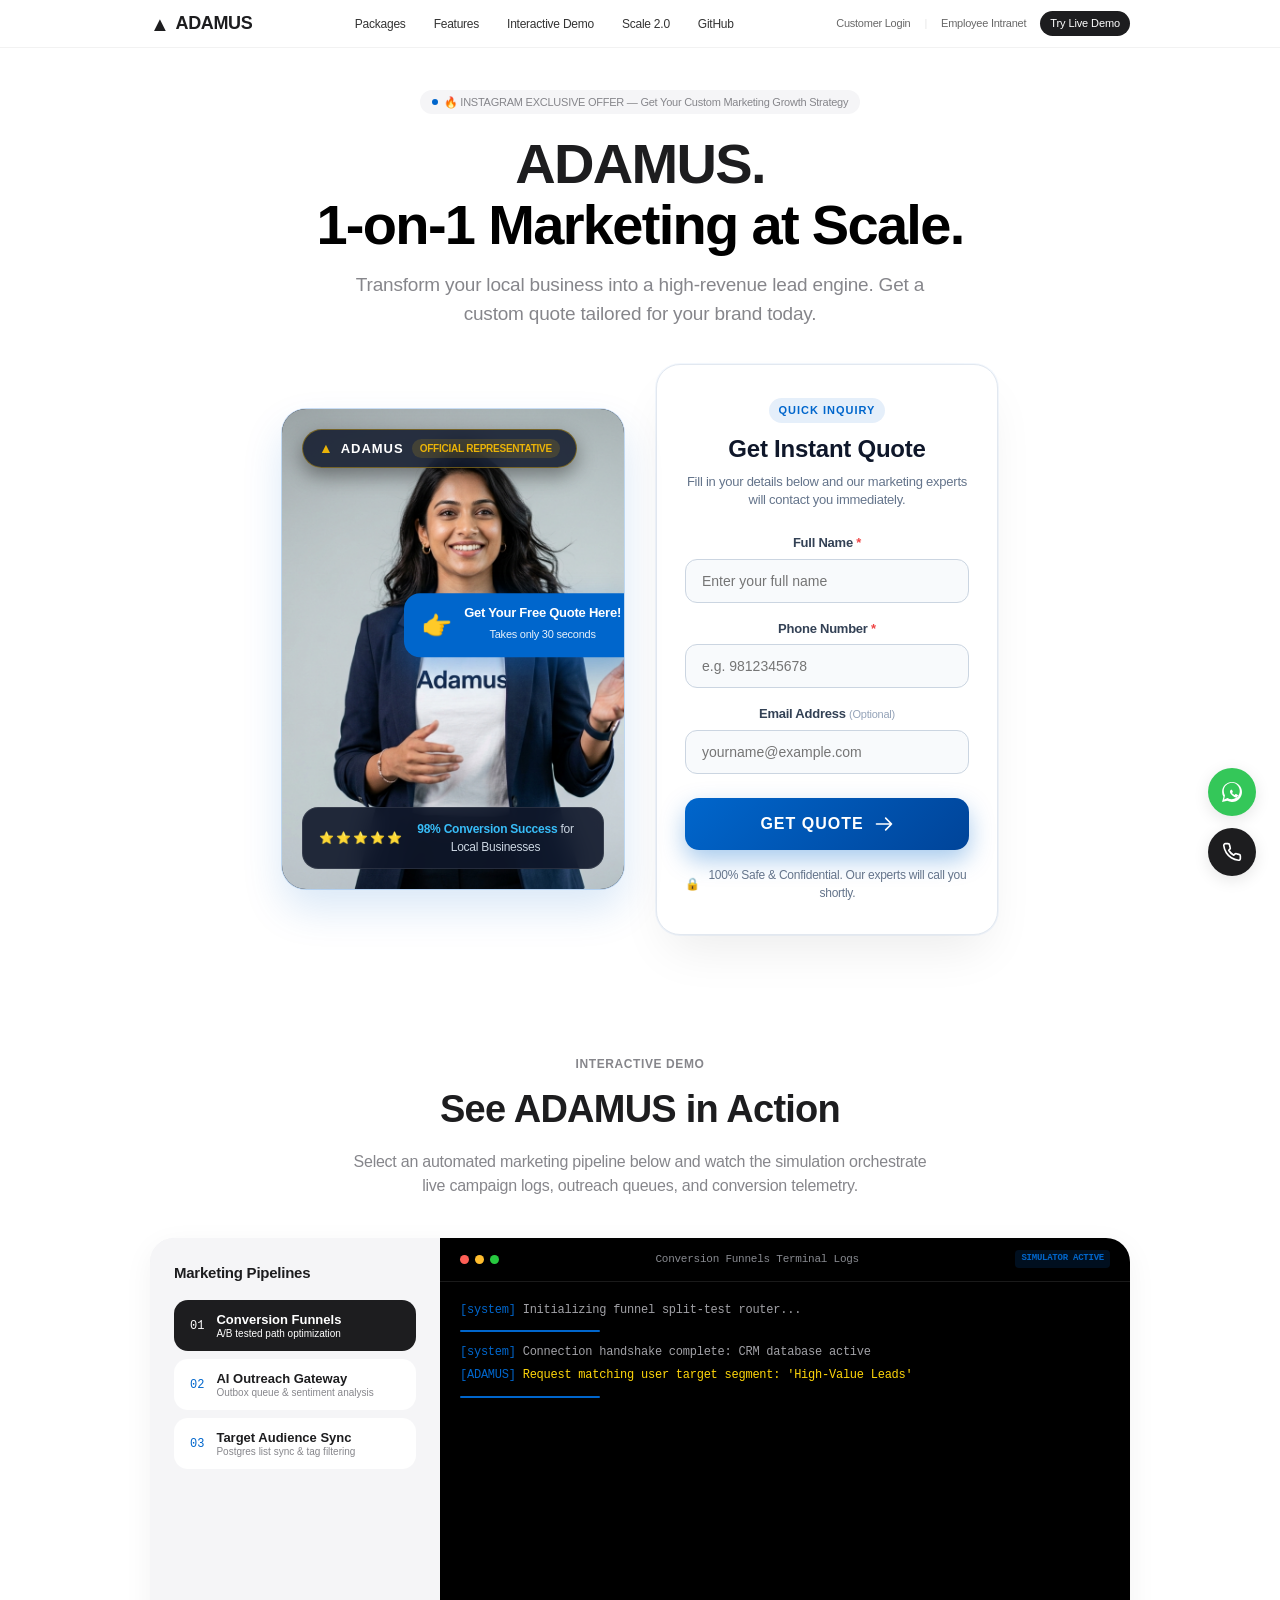
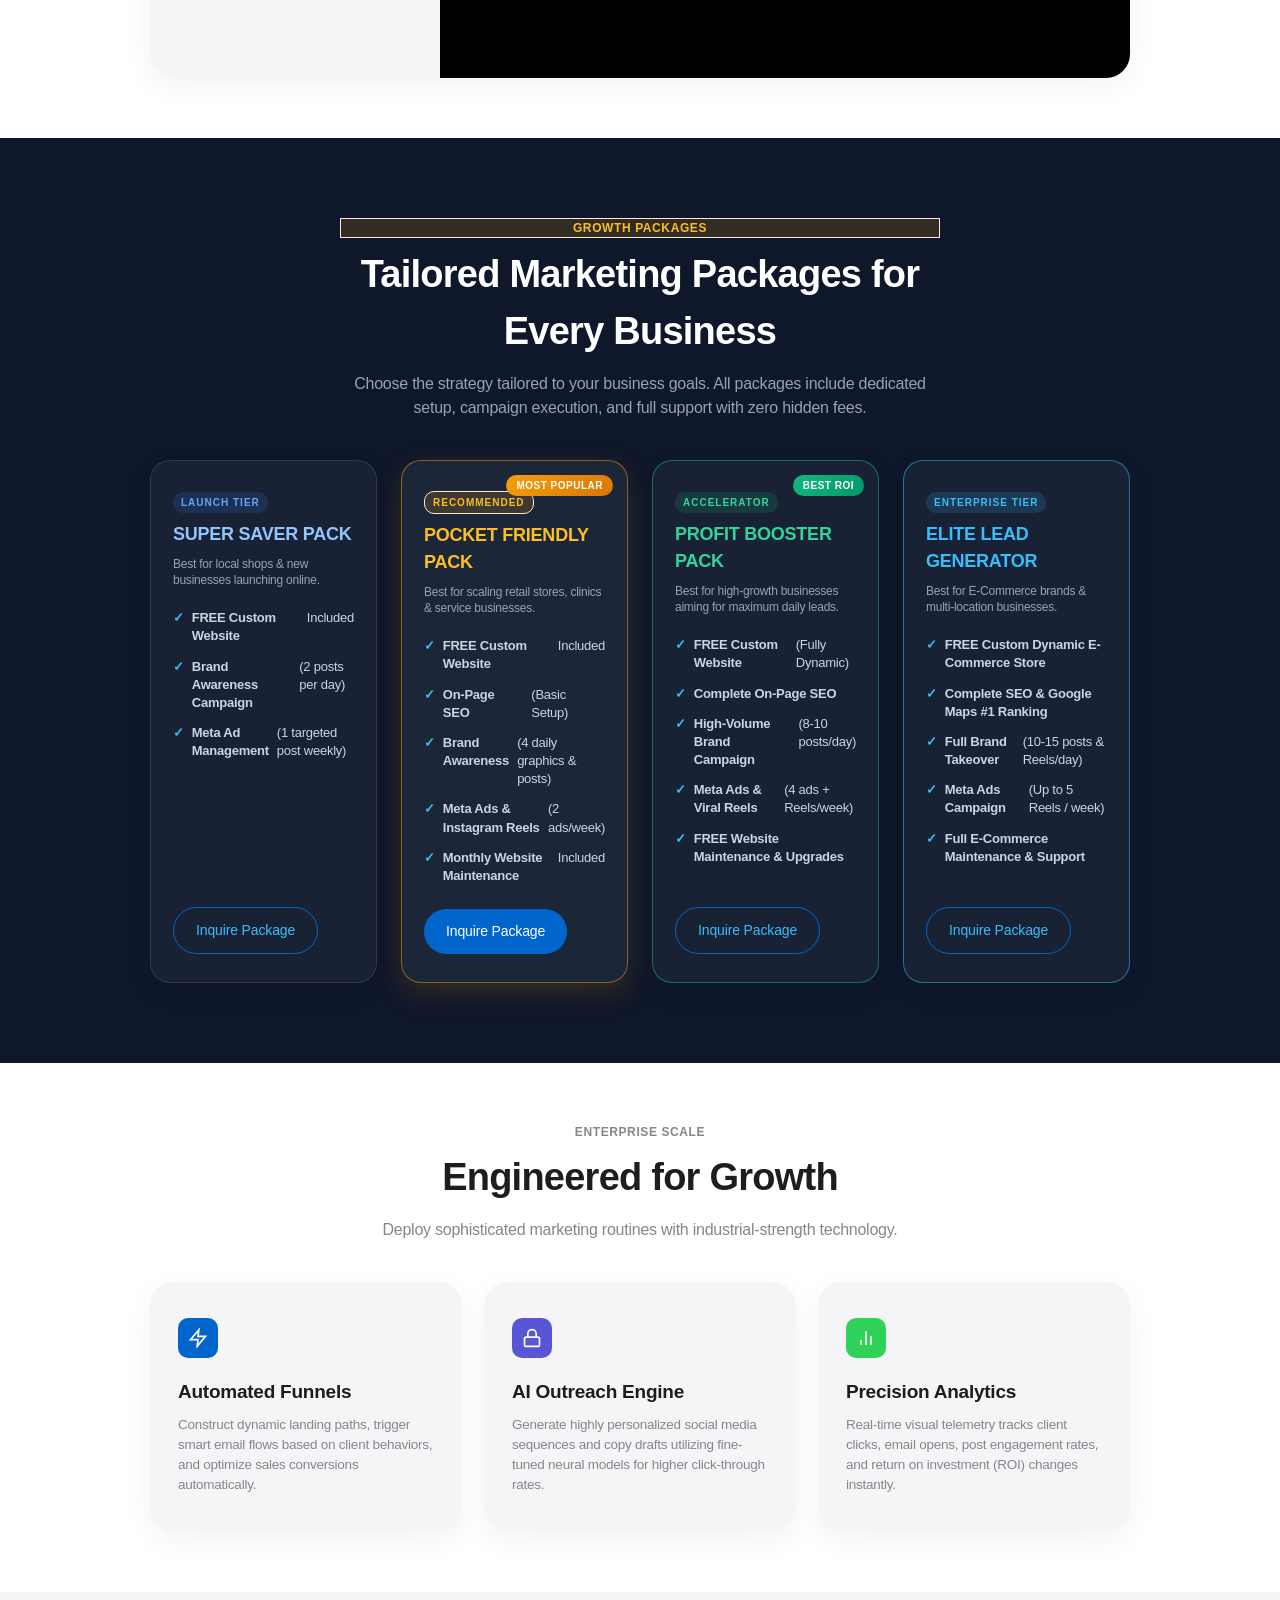
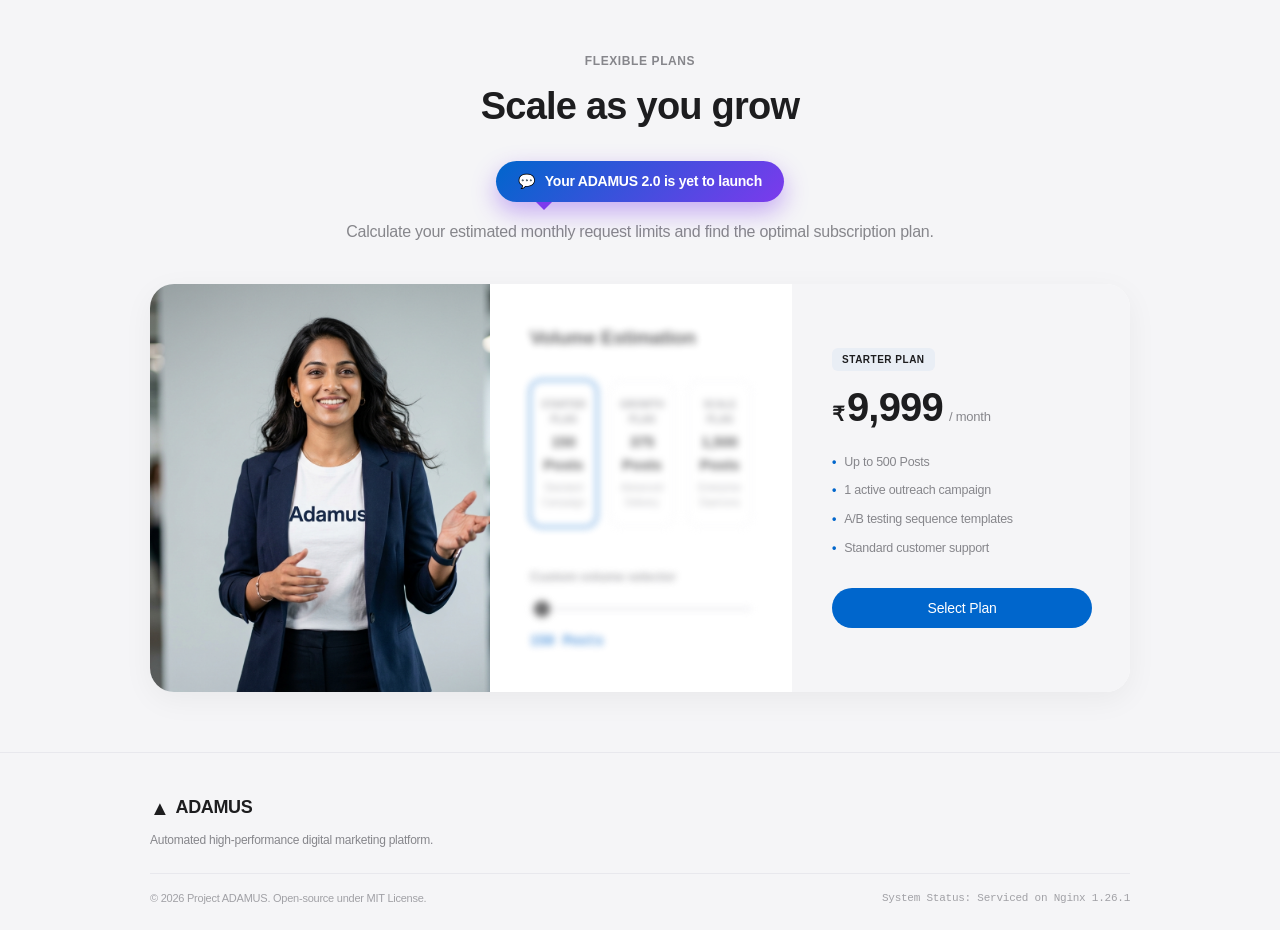
<file: index.html>
<!DOCTYPE html>
<html lang="en">
<head>
    <meta charset="UTF-8">
    <meta name="viewport" content="width=device-width, initial-scale=1.0">
    <title>ADAMUS - Next Gen Local Applications</title>
    <link rel="preconnect" href="https://fonts.googleapis.com">
    <link rel="preconnect" href="https://fonts.gstatic.com" crossorigin>
    <link href="https://fonts.googleapis.com/css2?family=JetBrains+Mono:wght@400;500;700&display=swap" rel="stylesheet">
    <link rel="stylesheet" href="style.css?v=100.0">
</head>
<body>
    <!-- Abstract gradient backgrounds -->
    <div class="bg-glow bg-glow-primary"></div>
    <div class="bg-glow bg-glow-secondary"></div>

    <div class="app-wrapper">
        <!-- Navigation Header -->
        <header class="navbar">
            <div class="nav-container">
                <a href="#" class="brand-logo">
                    <span class="logo-mark">▲</span>
                    <span class="logo-name">ADAMUS</span>
                </a>
                <nav class="nav-links">
                    <a href="#packages">Packages</a>
                    <a href="#features">Features</a>
                    <a href="#demo">Interactive Demo</a>
                    <a href="#pricing">Scale 2.0</a>
                    <a href="https://github.com/vmothee/Project_ADAMUS" target="_blank" class="git-link">GitHub</a>
                </nav>
                <div class="nav-actions">
                    <a href="login.html#customer" class="nav-login-link">Customer Login</a>
                    <span class="nav-divider">|</span>
                    <a href="login.html#employee" class="nav-login-link">Employee Intranet</a>
                    <a href="#demo" class="btn btn-primary btn-nav">Try Live Demo</a>
                </div>
                <button class="mobile-nav-toggle" id="mobile-toggle" aria-label="Toggle Navigation">
                    <span class="bar"></span>
                    <span class="bar"></span>
                    <span class="bar"></span>
                </button>
            </div>
        </header>

        <!-- Mobile Navigation Drawer -->
        <div class="mobile-nav-drawer" id="mobile-drawer">
            <nav class="mobile-nav-links">
                <a href="#features" class="mobile-drawer-link">Features</a>
                <a href="#demo" class="mobile-drawer-link">Interactive Demo</a>
                <a href="#pricing" class="mobile-drawer-link">Pricing</a>
                <a href="https://github.com/vmothee/Project_ADAMUS" target="_blank" class="git-link mobile-drawer-link">GitHub</a>
                <div class="drawer-divider"></div>
                <a href="login.html#customer" class="drawer-login-link mobile-drawer-link">Customer Login</a>
                <a href="login.html#employee" class="drawer-login-link mobile-drawer-link">Employee Login</a>
        </div>

        <!-- Hero Section with High-Converting Lead Capture Form & Model (TOP VISIBLE PAGE) -->
        <section class="hero-section hero-lead-section">
            <div class="container hero-container">
                <div class="announcement-badge">
                    <span class="badge-dot pulse-blue"></span>
                    <span class="badge-text">🔥 INSTAGRAM EXCLUSIVE OFFER — Get Your Custom Marketing Growth Strategy</span>
                </div>
                
                <h1 class="hero-title">
                    ADAMUS.<br><span class="gradient-text">1-on-1 Marketing at Scale.</span>
                </h1>
                
                <p class="hero-subtitle">
                    Transform your local business into a high-revenue lead engine. Get a custom quote tailored for your brand today.
                </p>

                <!-- 2-Column Split Grid: Model + Form -->
                <div class="hero-split-grid">
                    <!-- Left Column: Mexican Model Lady gesturing towards the form -->
                    <div class="hero-model-container">
                        <div class="model-image-card">
                            <img src="spokesperson.png?v=6.0" alt="ADAMUS Brand Representative" class="model-img">
                            
                            <!-- ADAMUS Dress Badge -->
                            <div class="model-badge-overlay">
                                <span class="logo-mark">▲</span>
                                <span class="badge-brand-text">ADAMUS</span>
                                <span class="badge-tagline">OFFICIAL REPRESENTATIVE</span>
                            </div>

                            <!-- Gesturing Hand Callout Banner -->
                            <div class="model-gesture-tag">
                                <span class="gesture-hand">👉</span>
                                <div class="gesture-text">
                                    <strong>Get Your Free Quote Here!</strong>
                                    <span>Takes only 30 seconds</span>
                                </div>
                            </div>

                            <!-- Trust Badge -->
                            <div class="model-trust-badge">
                                <div class="stars">⭐⭐⭐⭐⭐</div>
                                <div class="trust-text"><strong>98% Conversion Success</strong> for Local Businesses</div>
                            </div>
                        </div>
                    </div>

                    <!-- Right Column: High-Converting Signup Form -->
                    <div class="hero-form-container">
                        <div class="lead-form-card glass-panel">
                            <div class="form-header">
                                <span class="form-badge">QUICK INQUIRY</span>
                                <h2 class="form-title">Get Instant Quote</h2>
                                <p class="form-subtitle">Fill in your details below and our marketing experts will contact you immediately.</p>
                            </div>

                            <form id="lead-quote-form" class="lead-form">
                                <div class="form-group">
                                    <label for="lead-name" class="form-label">Full Name <span class="required-star">*</span></label>
                                    <input type="text" id="lead-name" class="form-input" placeholder="Enter your full name" required>
                                </div>

                                <div class="form-group">
                                    <label for="lead-phone" class="form-label">Phone Number <span class="required-star">*</span></label>
                                    <input type="tel" id="lead-phone" class="form-input" placeholder="e.g. 9812345678" required>
                                </div>

                                <div class="form-group">
                                    <label for="lead-email" class="form-label">Email Address <span class="optional-tag">(Optional)</span></label>
                                    <input type="email" id="lead-email" class="form-input" placeholder="yourname@example.com">
                                </div>

                                <button type="submit" id="btn-get-quote" class="btn btn-get-quote">
                                    <span>GET QUOTE</span>
                                    <svg class="cta-arrow" fill="none" stroke="currentColor" viewBox="0 0 24 24" width="20" height="20">
                                        <path stroke-linecap="round" stroke-linejoin="round" stroke-width="2" d="M14 5l7 7m0 0l-7 7m7-7H3"/>
                                    </svg>
                                </button>
                            </form>

                            <div class="form-footer-trust">
                                <span class="lock-icon">🔒</span> 100% Safe & Confidential. Our experts will call you shortly.
                            </div>
                        </div>
                    </div>
                </div>
            </div>
        </section>

        <!-- Interactive Demo Showcase Section -->
        <section id="demo" class="demo-section">
            <div class="container">
                <div class="section-header">
                    <span class="section-tag">Interactive Demo</span>
                    <h2>See ADAMUS in Action</h2>
                    <p class="section-description">Select an automated marketing pipeline below and watch the simulation orchestrate live campaign logs, outreach queues, and conversion telemetry.</p>
                </div>

                <div class="showcase-card glass-panel">
                    <!-- Sidebar controller inside widget -->
                    <div class="showcase-sidebar">
                        <h3>Marketing Pipelines</h3>
                        <div class="pipeline-list">
                            <button class="pipeline-btn active" data-pipeline="data-proc" id="btn-pipeline-data">
                                <span class="num">01</span>
                                <div class="btn-info">
                                    <span class="title">Conversion Funnels</span>
                                    <span class="desc">A/B tested path optimization</span>
                                </div>
                            </button>
                            <button class="pipeline-btn" data-pipeline="ai-middleware" id="btn-pipeline-ai">
                                <span class="num">02</span>
                                <div class="btn-info">
                                    <span class="title">AI Outreach Gateway</span>
                                    <span class="desc">Outbox queue & sentiment analysis</span>
                                </div>
                            </button>
                            <button class="pipeline-btn" data-pipeline="api-sync" id="btn-pipeline-sync">
                                <span class="num">03</span>
                                <div class="btn-info">
                                    <span class="title">Target Audience Sync</span>
                                    <span class="desc">Postgres list sync & tag filtering</span>
                                </div>
                            </button>
                        </div>
                    </div>

                    <!-- Console/Visualization inside widget -->
                    <div class="showcase-content">
                        <div class="console-header">
                            <div class="console-controls">
                                <span class="control-dot dot-red"></span>
                                <span class="control-dot dot-yellow"></span>
                                <span class="control-dot dot-green"></span>
                            </div>
                            <span class="console-title" id="console-title-label">Conversion Funnels Terminal Logs</span>
                            <span class="console-status">SIMULATOR ACTIVE</span>
                        </div>
                        <div class="console-body" id="showcase-console">
                            <!-- Populated by JS -->
                        </div>
                    </div>
                </div>
            </div>
        </section>

        <!-- ADAMUS Marketing Packages Section (NO PRICING DISPLAYED) -->
        <section id="packages" class="packages-showcase-section">
            <div class="container">
                <div class="section-header text-center">
                    <span class="section-tag badge-gold">GROWTH PACKAGES</span>
                    <h2>Tailored Marketing Packages for Every Business</h2>
                    <p class="section-description">Choose the strategy tailored to your business goals. All packages include dedicated setup, campaign execution, and full support with zero hidden fees.</p>
                </div>

                <div class="packages-showcase-grid">
                    <!-- PACKAGE 1: SUPER SAVER PACK -->
                    <div class="package-showcase-card glass-panel">
                        <div class="pack-card-header">
                            <span class="pack-badge badge-blue">LAUNCH TIER</span>
                            <h3 class="pack-name text-blue">SUPER SAVER PACK</h3>
                            <span class="pack-target">Best for local shops & new businesses launching online.</span>
                        </div>
                        <div class="pack-card-body">
                            <ul class="pack-feature-list">
                                <li><span class="check-icon">✓</span> <strong>FREE Custom Website</strong> Included</li>
                                <li><span class="check-icon">✓</span> <strong>Brand Awareness Campaign</strong> (2 posts per day)</li>
                                <li><span class="check-icon">✓</span> <strong>Meta Ad Management</strong> (1 targeted post weekly)</li>
                            </ul>
                        </div>
                        <div class="pack-card-footer">
                            <a href="#lead-quote-form" class="btn btn-outline-primary full-width">Inquire Package</a>
                        </div>
                    </div>

                    <!-- PACKAGE 2: POCKET FRIENDLY PACK (MOST POPULAR) -->
                    <div class="package-showcase-card glass-panel popular-card">
                        <div class="popular-ribbon">MOST POPULAR</div>
                        <div class="pack-card-header">
                            <span class="pack-badge badge-gold">RECOMMENDED</span>
                            <h3 class="pack-name text-gold">POCKET FRIENDLY PACK</h3>
                            <span class="pack-target">Best for scaling retail stores, clinics & service businesses.</span>
                        </div>
                        <div class="pack-card-body">
                            <ul class="pack-feature-list">
                                <li><span class="check-icon">✓</span> <strong>FREE Custom Website</strong> Included</li>
                                <li><span class="check-icon">✓</span> <strong>On-Page SEO</strong> (Basic Setup)</li>
                                <li><span class="check-icon">✓</span> <strong>Brand Awareness</strong> (4 daily graphics & posts)</li>
                                <li><span class="check-icon">✓</span> <strong>Meta Ads & Instagram Reels</strong> (2 ads/week)</li>
                                <li><span class="check-icon">✓</span> <strong>Monthly Website Maintenance</strong> Included</li>
                            </ul>
                        </div>
                        <div class="pack-card-footer">
                            <a href="#lead-quote-form" class="btn btn-primary full-width">Inquire Package</a>
                        </div>
                    </div>

                    <!-- PACKAGE 3: PROFIT BOOSTER PACK -->
                    <div class="package-showcase-card glass-panel best-roi-card">
                        <div class="popular-ribbon green-ribbon">BEST ROI</div>
                        <div class="pack-card-header">
                            <span class="pack-badge badge-green">ACCELERATOR</span>
                            <h3 class="pack-name text-green">PROFIT BOOSTER PACK</h3>
                            <span class="pack-target">Best for high-growth businesses aiming for maximum daily leads.</span>
                        </div>
                        <div class="pack-card-body">
                            <ul class="pack-feature-list">
                                <li><span class="check-icon">✓</span> <strong>FREE Custom Website</strong> (Fully Dynamic)</li>
                                <li><span class="check-icon">✓</span> <strong>Complete On-Page SEO</strong></li>
                                <li><span class="check-icon">✓</span> <strong>High-Volume Brand Campaign</strong> (8-10 posts/day)</li>
                                <li><span class="check-icon">✓</span> <strong>Meta Ads & Viral Reels</strong> (4 ads + Reels/week)</li>
                                <li><span class="check-icon">✓</span> <strong>FREE Website Maintenance & Upgrades</strong></li>
                            </ul>
                        </div>
                        <div class="pack-card-footer">
                            <a href="#lead-quote-form" class="btn btn-outline-primary full-width">Inquire Package</a>
                        </div>
                    </div>

                    <!-- PACKAGE 4: ELITE LEAD GENERATOR PACK -->
                    <div class="package-showcase-card glass-panel elite-card">
                        <div class="pack-card-header">
                            <span class="pack-badge badge-cyan">ENTERPRISE TIER</span>
                            <h3 class="pack-name text-cyan">ELITE LEAD GENERATOR</h3>
                            <span class="pack-target">Best for E-Commerce brands & multi-location businesses.</span>
                        </div>
                        <div class="pack-card-body">
                            <ul class="pack-feature-list">
                                <li><span class="check-icon">✓</span> <strong>FREE Custom Dynamic E-Commerce Store</strong></li>
                                <li><span class="check-icon">✓</span> <strong>Complete SEO & Google Maps #1 Ranking</strong></li>
                                <li><span class="check-icon">✓</span> <strong>Full Brand Takeover</strong> (10-15 posts & Reels/day)</li>
                                <li><span class="check-icon">✓</span> <strong>Meta Ads Campaign</strong> (Up to 5 Reels / week)</li>
                                <li><span class="check-icon">✓</span> <strong>Full E-Commerce Maintenance & Support</strong></li>
                            </ul>
                        </div>
                        <div class="pack-card-footer">
                            <a href="#lead-quote-form" class="btn btn-outline-primary full-width">Inquire Package</a>
                        </div>
                    </div>
                </div>
            </div>
        </section>

        <!-- Features Grid Section -->
        <section id="features" class="features-section">
            <div class="container">
                <div class="section-header">
                    <span class="section-tag">Enterprise Scale</span>
                    <h2>Engineered for Growth</h2>
                    <p class="section-description">Deploy sophisticated marketing routines with industrial-strength technology.</p>
                </div>

                <div class="features-grid">
                    <div class="feature-card glass-panel">
                        <div class="feature-icon bg-cyan">
                            <svg viewBox="0 0 24 24" fill="none" stroke="currentColor" stroke-width="2">
                                <polygon points="13 2 3 14 12 14 11 22 21 10 12 10 13 2" />
                            </svg>
                        </div>
                        <h3>Automated Funnels</h3>
                        <p>Construct dynamic landing paths, trigger smart email flows based on client behaviors, and optimize sales conversions automatically.</p>
                    </div>

                    <div class="feature-card glass-panel">
                        <div class="feature-icon bg-purple">
                            <svg viewBox="0 0 24 24" fill="none" stroke="currentColor" stroke-width="2">
                                <rect x="3" y="11" width="18" height="11" rx="2" ry="2"/>
                                <path d="M7 11V7a5 5 0 0 1 10 0v4"/>
                            </svg>
                        </div>
                        <h3>AI Outreach Engine</h3>
                        <p>Generate highly personalized social media sequences and copy drafts utilizing fine-tuned neural models for higher click-through rates.</p>
                    </div>

                    <div class="feature-card glass-panel">
                        <div class="feature-icon bg-emerald">
                            <svg viewBox="0 0 24 24" fill="none" stroke="currentColor" stroke-width="2">
                                <line x1="18" y1="20" x2="18" y2="10" />
                                <line x1="12" y1="20" x2="12" y2="4" />
                                <line x1="6" y1="20" x2="6" y2="14" />
                            </svg>
                        </div>
                        <h3>Precision Analytics</h3>
                        <p>Real-time visual telemetry tracks client clicks, email opens, post engagement rates, and return on investment (ROI) changes instantly.</p>
                    </div>
                </div>
            </div>
        </section>

        <!-- Interactive Pricing Calculator Section -->
        <section id="pricing" class="pricing-section">
            <div class="container">
                <div class="section-header">
                    <span class="section-tag">Flexible Plans</span>
                    <h2>Scale as you grow</h2>
                    
                    <!-- ADAMUS 2.0 Speech Bubble -->
                    <div class="adamus2-teaser-bubble">
                        <span class="bubble-icon">💬</span>
                        <span class="bubble-text">Your ADAMUS 2.0 is yet to launch</span>
                    </div>

                    <p class="section-description">Calculate your estimated monthly request limits and find the optimal subscription plan.</p>
                </div>

                <div class="pricing-calculator-card glass-panel">
                    <!-- Left Column: Presenter image -->
                    <div class="calc-presenter-box">
                        <img src="spokesperson.png?v=4.0" alt="ADAMUS Marketing Specialist" class="calc-presenter-img">
                    </div>

                    <!-- Middle Column: Inputs (Blurred volume estimation) -->
                    <div class="calc-inputs blurred-volume-container">
                        <h3>Volume Estimation</h3>
                        
                        <!-- Apple Configurator Options grid layout -->
                        <div class="configurator-options-grid">
                            <div class="config-card active" data-volume="150" id="tier-card-starter">
                                <span class="tier-name">Starter Plan</span>
                                <span class="tier-volume">150 Posts</span>
                                <span class="tier-desc">Standard Campaign</span>
                            </div>
                            <div class="config-card" data-volume="375" id="tier-card-growth">
                                <span class="tier-name">Growth Plan</span>
                                <span class="tier-volume">375 Posts</span>
                                <span class="tier-desc">Advanced Delivery</span>
                            </div>
                            <div class="config-card" data-volume="1500" id="tier-card-scale">
                                <span class="tier-name">Scale Plan</span>
                                <span class="tier-volume">1,500 Posts</span>
                                <span class="tier-desc">Enterprise Daemons</span>
                            </div>
                        </div>

                        <div class="range-group">
                            <label for="price-range">Custom volume selector</label>
                            <input type="range" id="price-range" min="1" max="10000" step="1" value="150">
                            <div class="slider-labels">
                                <span class="requests-count" id="calc-requests-lbl">150 Posts</span>
                            </div>
                        </div>
                    </div>
                    
                    <div class="calc-results">
                        <div class="plan-badge" id="plan-tier-badge">Starter Plan</div>
                        <div class="price-row">
                            <span class="currency">₹</span>
                            <span class="price-amount" id="calc-price-lbl">0</span>
                            <span class="period">/ month</span>
                        </div>
                        <ul class="plan-features">
                            <li id="feat-bandwidth">Up to 500 Posts</li>
                            <li id="feat-nodes">1 active outreach campaign</li>
                            <li>A/B testing sequence templates</li>
                            <li id="feat-support">Standard customer support</li>
                        </ul>
                        <button class="btn btn-primary" style="width: 100%;">Select Plan</button>
                    </div>
                </div>
            </div>
        </section>

        <!-- Footer -->
        <footer class="footer">
            <div class="container footer-container">
                <div class="footer-brand">
                    <a href="#" class="brand-logo">
                        <span class="logo-mark">▲</span>
                        <span class="logo-name">ADAMUS</span>
                    </a>
                    <p class="footer-desc">Automated high-performance digital marketing platform.</p>
                </div>
                <div class="footer-bottom">
                    <span class="copyright">© 2026 Project ADAMUS. Open-source under MIT License.</span>
                    <span class="version">System Status: Serviced on Nginx 1.26.1</span>
                </div>
            </div>
        </footer>
    <!-- Pop-up Success Modal Dialog -->
    <div id="quote-modal" class="quote-modal-overlay">
        <div class="quote-modal-card">
            <div class="modal-success-badge">
                <svg width="32" height="32" viewBox="0 0 24 24" fill="none" stroke="currentColor" stroke-width="2.5" stroke-linecap="round" stroke-linejoin="round">
                    <polyline points="20 6 9 17 4 12"></polyline>
                </svg>
            </div>
            <h3 class="modal-title">Thank you for your time!</h3>
            <p class="modal-subtitle">Our experts will contact you shortly.</p>
            <button id="modal-close-btn" class="btn btn-primary modal-close-btn">OK, Got It</button>
        </div>
    </div>

    <!-- Floating contact buttons (WhatsApp & Call) -->
    <div class="floating-contact-container">
        <a href="https://wa.me/919840691132?text=Hi%2C%20i%20would%20like%20to%20know%20more%2C%20can%20you%20call%20me%3F" target="_blank" class="floating-btn wa-btn" aria-label="Chat on WhatsApp">
            <svg viewBox="0 0 24 24" fill="currentColor">
                <path d="M.057 24l1.687-6.163c-1.041-1.804-1.588-3.849-1.587-5.946C.06 5.348 5.397.01 12.008.01c3.202.001 6.212 1.246 8.477 3.513 2.262 2.268 3.507 5.28 3.505 8.484-.004 6.657-5.34 11.997-11.953 11.997-2.005-.001-3.973-.502-5.724-1.455L0 24zm6.59-4.846c1.6.95 3.16 1.448 4.795 1.449 5.432 0 9.86-4.403 9.864-9.81.002-2.618-1.01-5.08-2.857-6.93C16.602 2.01 14.15 1.012 11.99 1.012c-5.448 0-9.89 4.417-9.893 9.835-.001 1.912.508 3.782 1.48 5.437L2.551 20.93l4.096-1.776zM18.254 14.92c-.342-.172-2.029-.998-2.34-.112c-.312.885-.885.666-.885.666s-.622-.244-1.398-.788c-.6-.423-1.127-.927-1.443-1.155-.316-.23-.07-.468.125-.703.11-.133.242-.29.362-.437.12-.145.19-.244.272-.405.082-.165.042-.31-.02-.447-.063-.137-.565-1.353-.772-1.854-.202-.488-.4-.424-.563-.43l-.48-.01c-.166 0-.435.06-.662.307-.228.247-.87.85-.87 2.074 0 1.222.89 2.404 1.01 2.567.12.163 1.748 2.668 4.233 3.738.59.254 1.05.405 1.41.52.595.19 1.138.163 1.567.1.478-.07 1.477-.6 1.68-1.18.205-.58.205-1.077.143-1.18c-.06-.1-.22-.17-.56-.34z"/>
            </svg>
        </a>
        <a href="tel:+919840691132" class="floating-btn call-btn" aria-label="Call Support">
            <svg viewBox="0 0 24 24" fill="none" stroke="currentColor" stroke-width="2" stroke-linecap="round" stroke-linejoin="round">
                <path d="M22 16.92v3a2 2 0 0 1-2.18 2 19.79 19.79 0 0 1-8.63-3.07 19.5 19.5 0 0 1-6-6 19.79 19.79 0 0 1-3.07-8.67A2 2 0 0 1 4.11 2h3a2 2 0 0 1 2 1.72 12.84 12.84 0 0 0 .7 2.81 2 2 0 0 1-.45 2.11L8.09 9.91a16 16 0 0 0 6 6l1.27-1.27a2 2 0 0 1 2.11-.45 12.84 12.84 0 0 0 2.81.7A2 2 0 0 1 22 16.92z"/>
            </svg>
        </a>
    </div>
    
    <script src="app.js?v=100.0"></script>
</body>
</html>
</file>
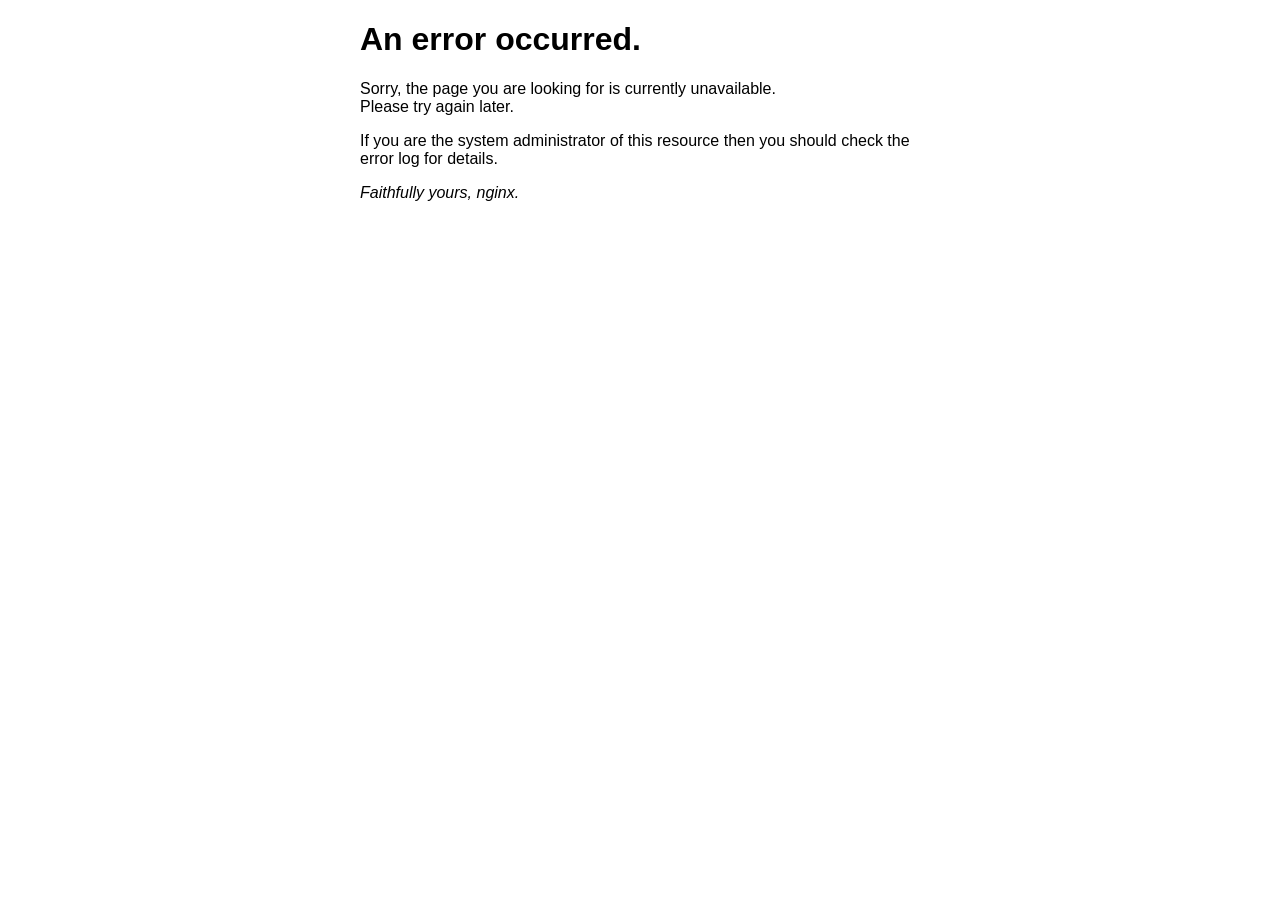
<file: 50x.html>
<!DOCTYPE html>
<html>
<head>
<title>Error</title>
<style>
html { color-scheme: light dark; }
body { width: 35em; margin: 0 auto;
font-family: Tahoma, Verdana, Arial, sans-serif; }
</style>
</head>
<body>
<h1>An error occurred.</h1>
<p>Sorry, the page you are looking for is currently unavailable.<br/>
Please try again later.</p>
<p>If you are the system administrator of this resource then you should check
the error log for details.</p>
<p><em>Faithfully yours, nginx.</em></p>
</body>
</html>
</file>
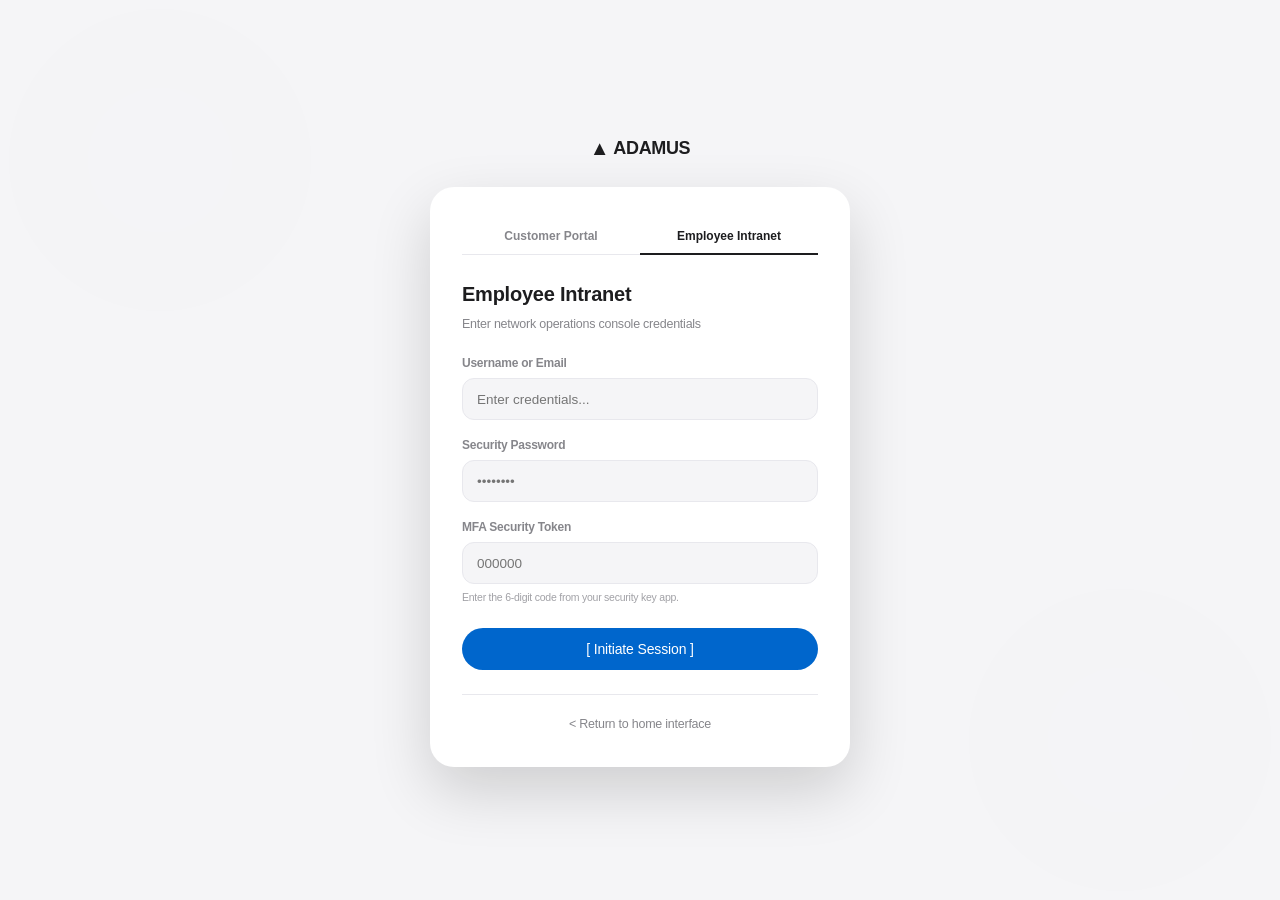
<file: admin.html>
<!DOCTYPE html>
<html lang="en">
<head>
    <meta charset="UTF-8">
    <meta name="viewport" content="width=device-width, initial-scale=1.0">
    <title>ADAMUS - Control Center</title>
    <link rel="preconnect" href="https://fonts.googleapis.com">
    <link rel="preconnect" href="https://fonts.gstatic.com" crossorigin>
    <link href="https://fonts.googleapis.com/css2?family=JetBrains+Mono:wght@400;500;700&display=swap" rel="stylesheet">
    <link rel="stylesheet" href="style.css?v=3.0">
    <script>
        // Direct route guard to prevent unauthorised view
        if (localStorage.getItem('session_role') !== 'admin') {
            window.location.replace('login.html#employee');
        }
    </script>
</head>
<body class="login-body-layout">
    <!-- Abstract gradient backgrounds -->
    <div class="bg-glow bg-glow-primary"></div>
    <div class="bg-glow bg-glow-secondary"></div>

    <div class="container admin-dashboard-container">
        
        <!-- Header -->
        <header class="glass-panel admin-header">
            <div class="admin-title-group">
                <h1>ADAMUS CONTROL CENTER</h1>
                <p>SECURE NODE SEC_SYS_DSH_402 // OPERATOR: <span class="primary-text" id="admin-operator-name">admin</span></p>
            </div>
            <button class="admin-logout-btn" onclick="logoutSession()">TERMINATE SESSION</button>
        </header>

        <!-- Telemetry Indicators -->
        <div class="telemetry-row">
            <div class="glass-panel telemetry-card system-health">
                <span class="telemetry-label">SYSTEM HEALTH</span>
                <span class="telemetry-value">100.0%</span>
                <div class="telemetry-subtext">
                    <div class="pulse-indicator"></div> NODE STATUS ONLINE
                </div>
            </div>
            <div class="glass-panel telemetry-card total-users">
                <span class="telemetry-label">TOTAL LOGINS</span>
                <span class="telemetry-value" id="telemetry-total-users">0</span>
                <div class="telemetry-subtext">ACTIVE REGISTRY USER COUNT</div>
            </div>
            <div class="glass-panel telemetry-card">
                <span class="telemetry-label">CAMPAIGN AGENTS</span>
                <span class="telemetry-value">12 / 12</span>
                <div class="telemetry-subtext">AI OUTREACH DAEMONS ACTIVE</div>
            </div>
        </div>

        <!-- Dashboard Grid -->
        <div class="admin-grid">
            
            <!-- Left panel: User Creation Form -->
            <div class="glass-panel provision-form-box">
                <h2>
                    <svg style="width: 18px; height: 18px;" fill="none" stroke="currentColor" viewBox="0 0 24 24" xmlns="http://www.w3.org/2000/svg">
                        <path stroke-linecap="round" stroke-linejoin="round" stroke-width="2" d="M18 9v3m0 0v3m0-3h3m-3 0h-3m-2-5a4 4 0 11-8 0 4 4 0 018 0zM3 20a6 6 0 0112 0v1H3v-1z"></path>
                    </svg>
                    PROVISION NEW ACCESS KEY
                </h2>
                <form class="provision-form" id="create-user-form">
                    <div class="form-group">
                        <label class="form-label" for="new-username">Username</label>
                        <input class="input-field" type="text" id="new-username" required placeholder="e.g. prakash_campaigns" autocomplete="off">
                    </div>
                    <div class="form-group">
                        <label class="form-label" for="new-password">Access Password</label>
                        <input class="input-field" type="password" id="new-password" required placeholder="••••••••" autocomplete="off">
                    </div>
                    <div class="form-group">
                        <label class="form-label" for="new-role">System Role</label>
                        <select class="input-field" id="new-role" style="background: rgba(10, 15, 12, 0.95); color: #fff; cursor: pointer;">
                            <option value="Customer">Customer</option>
                            <option value="Employee">Employee (Intranet)</option>
                        </select>
                    </div>
                    <button type="submit" class="submit-btn" style="margin-top: 10px;">GENERATE USER SYSTEM KEY</button>
                </form>
            </div>

            <!-- Right panel: Access Control List -->
            <div class="glass-panel registry-panel">
                <h2>ACCESS CONTROL REGISTRY</h2>
                <div class="table-wrapper">
                    <table class="admin-table" id="registry-table">
                        <thead>
                            <tr>
                                <th>Username</th>
                                <th>Role</th>
                                <th>Password</th>
                                <th>Created</th>
                                <th>Status</th>
                                <th style="text-align: right;">Action</th>
                            </tr>
                        </thead>
                        <tbody id="registry-table-body">
                            <!-- Injected by JS -->
                        </tbody>
                    </table>
                </div>
            </div>

        </div>

        <!-- Instagram Integration & Ad Publisher Section -->
        <section class="ig-section-wrapper" style="margin-top: 24px;">
            <div class="glass-panel ig-main-card" style="padding: 28px; background: #ffffff; border-radius: var(--radius-card);">
                
                <div class="ig-header-row" style="display: flex; justify-content: space-between; align-items: center; border-bottom: 1px solid var(--border-color); padding-bottom: 14px; margin-bottom: 20px;">
                    <div>
                        <h2 style="font-family: var(--font-head); font-size: 16px; font-weight: 600; display: flex; align-items: center; gap: 8px; margin: 0;">
                            <svg style="width: 20px; height: 20px; color: #E1306C;" fill="currentColor" viewBox="0 0 24 24">
                                <path d="M12 2.163c3.204 0 3.584.012 4.85.07 3.252.148 4.771 1.691 4.919 4.919.058 1.265.069 1.645.069 4.849 0 3.205-.012 3.584-.069 4.849-.149 3.225-1.664 4.771-4.919 4.919-1.266.058-1.644.07-4.85.07-3.204 0-3.584-.012-4.849-.07-3.26-.149-4.771-1.699-4.919-4.92-.058-1.265-.07-1.644-.07-4.849 0-3.204.013-3.583.07-4.849.149-3.227 1.664-4.771 4.919-4.919 1.266-.057 1.645-.069 4.849-.069zm0-2.163c-3.259 0-3.667.014-4.947.072-4.358.2-6.78 2.618-6.98 6.98-.059 1.281-.073 1.689-.073 4.948 0 3.259.014 3.668.072 4.948.2 4.358 2.618 6.78 6.98 6.98 1.281.058 1.689.072 4.948.072 3.259 0 3.668-.014 4.948-.072 4.354-.2 6.782-2.618 6.979-6.98.059-1.28.073-1.689.073-4.948 0-3.259-.014-3.667-.072-4.947-.196-4.354-2.617-6.78-6.979-6.98-1.281-.059-1.69-.073-4.949-.073zm0 5.838c-3.403 0-6.162 2.759-6.162 6.162s2.759 6.163 6.162 6.163 6.162-2.759 6.162-6.163c0-3.403-2.759-6.162-6.162-6.162zm0 10.162c-2.209 0-4-1.79-4-4 0-2.209 1.791-4 4-4s4 1.791 4 4c0 2.21-1.791 4-4 4zm6.406-11.845c-.796 0-1.441.645-1.441 1.44s.645 1.44 1.441 1.44c.795 0 1.439-.645 1.439-1.44s-.644-1.44-1.439-1.44z"/>
                            </svg>
                            INSTAGRAM AD PUBLISHER & AUTOMATION TETHER
                        </h2>
                        <p style="font-family: var(--font-mono); font-size: 11px; color: var(--text-secondary); margin-top: 4px;">
                            Tether client Instagram Business accounts, upload campaign posters from local system, and publish live ads to Instagram Graph API.
                        </p>
                    </div>
                    <div>
                        <span class="badge badge-active" id="ig-tether-status-badge" style="font-family: var(--font-mono); font-size: 11px; padding: 6px 12px;">
                            ● INSTAGRAM GRAPH API TETHERED
                        </span>
                    </div>
                </div>

                <!-- 2-Column Grid: Tether & Config (Left) | Poster Upload & Publisher (Right) -->
                <div style="display: grid; grid-template-columns: 340px 1fr; gap: 20px;">
                    
                    <!-- Left: Account Tethering Setup -->
                    <div style="background-color: var(--bg-section); padding: 20px; border-radius: 16px; display: flex; flex-direction: column; gap: 14px;">
                        <h3 style="font-size: 13px; font-weight: 600; text-transform: uppercase; letter-spacing: 0.05em; color: var(--text-primary); margin-bottom: 2px;">
                            Client Account Tethering
                        </h3>

                        <div class="form-group">
                            <label class="form-label" for="ig-account-handle">Instagram Handle / Page</label>
                            <input class="input-field" type="text" id="ig-account-handle" value="@adamus_marketing_official" placeholder="@client_handle">
                        </div>

                        <div class="form-group">
                            <label class="form-label" for="ig-meta-page-id">Meta Page ID / Business Account</label>
                            <input class="input-field" type="text" id="ig-meta-page-id" value="10847291038201" placeholder="e.g. 10847291038201">
                        </div>

                        <div class="form-group">
                            <label class="form-label" for="ig-graph-token">Graph API Access Token</label>
                            <input class="input-field" type="password" id="ig-graph-token" value="EAAGz9840691132_live_tether_v19.0" placeholder="Meta Graph API Token">
                        </div>

                        <div style="display: flex; gap: 8px; margin-top: 4px;">
                            <button type="button" class="admin-logout-btn" id="btn-save-ig-tether" style="flex: 1; border-color: var(--primary); color: var(--primary);">
                                Save Tether Token
                            </button>
                            <button type="button" class="admin-logout-btn" id="btn-test-ig-connection" style="flex: 1;">
                                Test Signal
                            </button>
                        </div>

                        <div style="background: #ffffff; padding: 12px; border-radius: 10px; border: 1px solid var(--border-color); margin-top: 4px;">
                            <span style="font-size: 10px; font-weight: 600; color: var(--text-muted); display: block; text-transform: uppercase;">Active Node Connection</span>
                            <span style="font-family: var(--font-mono); font-size: 11px; font-weight: 600; color: var(--text-primary); display: block; margin-top: 2px;" id="tether-handle-display">@adamus_marketing_official</span>
                            <span style="font-family: var(--font-mono); font-size: 10px; color: var(--success); display: block; margin-top: 2px;">Graph API v19.0 Ready // Autopost Active</span>
                        </div>
                    </div>

                    <!-- Right: Poster Upload & Campaign Ad Form -->
                    <div style="display: flex; flex-direction: column; gap: 16px;">
                        
                        <!-- Poster Dropzone / Upload Box -->
                        <div>
                            <label class="form-label" style="margin-bottom: 6px; display: block;">Select / Upload System Poster Image</label>
                            <div id="ig-dropzone" style="border: 2px dashed #0066cc; background: rgba(0, 102, 204, 0.02); border-radius: 16px; padding: 24px; text-align: center; cursor: pointer; transition: var(--transition);">
                                <input type="file" id="ig-poster-input" accept="image/*" style="display: none;">
                                <div id="dropzone-prompt">
                                    <svg style="width: 36px; height: 36px; color: var(--primary); margin-bottom: 8px;" fill="none" stroke="currentColor" viewBox="0 0 24 24">
                                        <path stroke-linecap="round" stroke-linejoin="round" stroke-width="1.8" d="M4 16l4.586-4.586a2 2 0 012.828 0L16 16m-2-2l1.586-1.586a2 2 0 012.828 0L20 14m-6-6h.01M6 20h12a2 2 0 002-2V6a2 2 0 00-2-2H6a2 2 0 00-2 2v12a2 2 0 002 2z"></path>
                                    </svg>
                                    <div style="font-size: 13px; font-weight: 600; color: var(--text-primary);">Click or Drag & Drop Poster Image from System</div>
                                    <div style="font-size: 11px; color: var(--text-muted); margin-top: 4px;">Supports PNG, JPG, JPEG, WEBP (Ideal ratio 1:1 or 4:5 / 1080x1350)</div>
                                </div>
                                <div id="dropzone-preview" style="display: none; align-items: center; justify-content: center; gap: 16px;">
                                    <img id="poster-preview-img" src="" style="max-height: 120px; border-radius: 10px; border: 1px solid var(--border-color); object-fit: cover;">
                                    <div style="text-align: left;">
                                        <div id="poster-file-name" style="font-size: 13px; font-weight: 600; color: var(--text-primary); word-break: break-all;">poster.jpg</div>
                                        <div id="poster-file-meta" style="font-family: var(--font-mono); font-size: 11px; color: var(--primary); margin-top: 2px;">Ready for Instagram Feed</div>
                                        <button type="button" id="btn-change-poster" class="admin-logout-btn" style="margin-top: 8px; font-size: 10px; padding: 4px 10px;">Change Image</button>
                                    </div>
                                </div>
                            </div>
                        </div>

                        <!-- Ad Details -->
                        <div style="display: grid; grid-template-columns: 1fr 1fr; gap: 14px;">
                            <div class="form-group">
                                <label class="form-label" for="ig-preset-select">Preset Ad Campaign Angle</label>
                                <select class="input-field" id="ig-preset-select" style="background: #ffffff; color: var(--text-primary); cursor: pointer;">
                                    <option value="preset-1">Prompt #11: Eliminate Manual Ad Workload</option>
                                    <option value="preset-2" selected>Prompt #12: Cut Customer Acquisition Cost (CAC) by 64%</option>
                                    <option value="preset-3">Prompt #13: Microsecond Speed-to-Lead Response</option>
                                    <option value="preset-4">Prompt #18: Replace 4 Marketing Agencies with AI</option>
                                    <option value="custom">Custom Ad Copy & Campaign</option>
                                </select>
                            </div>
                            <div class="form-group">
                                <label class="form-label" for="ig-target-audience">Target Audience Segment</label>
                                <input class="input-field" type="text" id="ig-target-audience" value="Startup Founders & Agency Owners (India & Global)" placeholder="Target Audience">
                            </div>
                        </div>

                        <div class="form-group">
                            <label class="form-label" for="ig-ad-caption">Instagram Ad Caption & Hashtags</label>
                            <textarea class="input-field" id="ig-ad-caption" rows="3" style="resize: vertical; font-family: var(--font-body); font-size: 12.5px; padding: 10px;" placeholder="Write ad copy and hashtags...">Cut your Customer Acquisition Cost in half overnight with ADAMUS! 🚀 Dynamically eliminate wasted ad spend and convert high-intent leads in 2 seconds.

#ADAMUS #DigitalMarketing #AIAds #MetaAds #LeadGeneration #StartupGrowth #CACReduction</textarea>
                        </div>

                        <!-- Action Button & Progress Bar -->
                        <div>
                            <button type="button" class="submit-btn" id="btn-post-ad-instagram" style="width: 100%; height: 46px; background: linear-gradient(45deg, #405DE6, #5851DB, #833AB4, #C13584, #E1306C, #FD1D1D); color: #fff; font-weight: 600; font-size: 13.5px; border-radius: var(--radius-pill); box-shadow: 0 4px 15px rgba(225, 48, 108, 0.3); cursor: pointer; transition: var(--transition);">
                                📷 POST AD TO INSTAGRAM NOW
                            </button>

                            <!-- Progress Bar -->
                            <div id="ig-progress-wrapper" style="display: none; margin-top: 10px;">
                                <div style="display: flex; justify-content: space-between; font-size: 11px; font-weight: 600; color: var(--text-secondary); margin-bottom: 4px;">
                                    <span id="ig-progress-status">Posting to Instagram Graph API...</span>
                                    <span id="ig-progress-pct">0%</span>
                                </div>
                                <div style="height: 6px; background: #e8e8ed; border-radius: 3px; overflow: hidden;">
                                    <div id="ig-progress-bar" style="height: 100%; width: 0%; background: linear-gradient(90deg, #833AB4, #FD1D1D, #FCAF45); transition: width 0.3s ease;"></div>
                                </div>
                            </div>
                        </div>

                        <!-- Live Dispatch Terminal Logs -->
                        <div style="background-color: var(--console-bg); border-radius: 12px; overflow: hidden; border: 1px solid #1a1a1a; margin-top: 4px;">
                            <div class="terminal-headerbar">
                                <div class="console-controls">
                                    <span class="control-dot dot-red"></span>
                                    <span class="control-dot dot-yellow"></span>
                                    <span class="control-dot dot-green"></span>
                                </div>
                                <span class="console-title">Instagram Graph API Dispatch Console</span>
                            </div>
                            <div id="ig-terminal-body" class="auth-terminal-body" style="max-height: 140px;">
                                <div style="color: #86868b;">[SYSTEM READY] Tethered to @adamus_marketing_official. Waiting for poster upload & ad dispatch command...</div>
                            </div>
                        </div>

                    </div>
                </div>

                <!-- Published Ads Audit Table -->
                <div style="margin-top: 24px; padding-top: 16px; border-top: 1px solid var(--border-color);">
                    <h3 style="font-size: 13px; font-weight: 600; color: var(--text-primary); margin-bottom: 12px; display: flex; align-items: center; justify-content: space-between;">
                        <span>PUBLISHED INSTAGRAM CAMPAIGN ADS AUDIT</span>
                        <span style="font-family: var(--font-mono); font-size: 11px; font-weight: 400; color: var(--text-muted);" id="published-ads-count">0 Ads Dispatched</span>
                    </h3>
                    <div class="table-wrapper">
                        <table class="admin-table">
                            <thead>
                                <tr>
                                    <th>Timestamp</th>
                                    <th>Account Handle</th>
                                    <th>Poster File</th>
                                    <th>Campaign Target</th>
                                    <th>Graph API Status</th>
                                    <th style="text-align: right;">Post Link</th>
                                </tr>
                            </thead>
                            <tbody id="ig-published-table-body">
                                <tr>
                                    <td colspan="6" style="text-align: center; color: var(--text-muted); font-size: 12px; padding: 16px;">
                                        No Instagram ads published in this session yet. Upload a poster image and click "POST AD TO INSTAGRAM NOW".
                                    </td>
                                </tr>
                            </tbody>
                        </table>
                    </div>
                </div>

            </div>
        </section>

    </div>

    <!-- Provisioning Profile Details Modal -->
    <div class="admin-modal-backdrop" id="profile-modal">
        <div class="glass-panel admin-modal-content">
            <h2>
                <svg style="width: 20px; height: 20px;" fill="none" stroke="currentColor" viewBox="0 0 24 24" xmlns="http://www.w3.org/2000/svg">
                    <path stroke-linecap="round" stroke-linejoin="round" stroke-width="2" d="M16 7a4 4 0 11-8 0 4 4 0 018 0zM12 14a7 7 0 00-7 7h14a7 7 0 00-7-7z"></path>
                </svg>
                USER ACCESS METADATA
            </h2>
            <form class="provision-form" id="profile-wizard-form">
                <div class="modal-form-grid">
                    <div class="form-group full-width">
                        <label class="form-label" for="meta-fullname">Full Name</label>
                        <input class="input-field" type="text" id="meta-fullname" required placeholder="e.g. Aswin Vignesh">
                    </div>
                    <div class="form-group full-width">
                        <label class="form-label" for="meta-address">Physical Address</label>
                        <input class="input-field" type="text" id="meta-address" required placeholder="e.g. 102 Neo City Sector 7">
                    </div>
                    <div class="form-group">
                        <label class="form-label" for="meta-mobile">Mobile Number</label>
                        <input class="input-field" type="tel" id="meta-mobile" required placeholder="e.g. +91 9876543210">
                    </div>
                    <div class="form-group">
                        <label class="form-label" for="meta-balance">Starting Balance (₹)</label>
                        <input class="input-field" type="number" id="meta-balance" required min="0" value="5000" placeholder="5000">
                    </div>
                    <div class="form-group">
                        <label class="form-label" for="meta-instagram">Instagram ID</label>
                        <input class="input-field" type="text" id="meta-instagram" placeholder="e.g. aswin_vk">
                    </div>
                    <div class="form-group">
                        <label class="form-label" for="meta-facebook">Facebook ID</label>
                        <input class="input-field" type="text" id="meta-facebook" placeholder="e.g. aswin.vignesh">
                    </div>
                    <div class="form-group full-width">
                        <label class="form-label" for="meta-plan">Subscription Tier</label>
                        <select class="input-field" id="meta-plan" style="background: rgba(10, 15, 12, 0.95); color: #fff; cursor: pointer;">
                            <option value="Gold">Gold Tier</option>
                            <option value="Silver" selected>Silver Tier</option>
                            <option value="Platinum">Platinum Tier</option>
                        </select>
                    </div>
                </div>
                <div class="modal-action-row">
                    <button type="button" class="btn-cancel" onclick="closeModal()">CANCEL</button>
                    <button type="submit" class="submit-btn" style="margin-top: 0; width: auto; padding: 10px 24px;">PROVISION KEY</button>
                </div>
            </form>
        </div>
    </div>

    <script>
        let tempNewUserData = null;

        const defaultUsers = [
            { username: 'admin', role: 'Employee', created: '2026-07-15', status: 'Active', password: 'password123', fullname: 'System Admin Node', address: 'Mainframe Server Rack A', mobile: '+1 800 555 0199', instagram: 'adamus_ai', facebook: 'adamus.tech', plan: 'Platinum', balance: 999999 },
            { username: 'prakash_editor', role: 'Employee', created: '2026-07-16', status: 'Active', password: 'pass_prakash', fullname: 'Prakash Campaign Specialist', address: 'Operations Desk 4', mobile: '+91 99999 88888', instagram: 'prakash_campaigns', facebook: 'prakash.editor', plan: 'Gold', balance: 12500 },
            { username: 'john_doe', role: 'Customer', created: '2026-07-17', status: 'Active', password: 'pass_john', fullname: 'John Doe', address: '456 Cyber Street Apt 9', mobile: '+1 415 555 2671', instagram: 'johndoe_web', facebook: 'johndoe.social', plan: 'Silver', balance: 5000 }
        ];

        // Retrieve operator info
        const operatorName = localStorage.getItem('session_user') || 'admin';
        document.getElementById('admin-operator-name').innerText = operatorName;

        // Load users from localStorage or seed defaults
        function getUsers() {
            let users = localStorage.getItem('user_registry');
            if (!users) {
                localStorage.setItem('user_registry', JSON.stringify(defaultUsers));
                return defaultUsers;
            }
            try {
                return JSON.parse(users);
            } catch (e) {
                return defaultUsers;
            }
        }

        // Save users list to localStorage
        function saveUsers(users) {
            localStorage.setItem('user_registry', JSON.stringify(users));
        }

        // Render user table rows
        function renderTable() {
            const users = getUsers();
            const tbody = document.getElementById('registry-table-body');
            const totalCounter = document.getElementById('telemetry-total-users');
            
            tbody.innerHTML = '';
            totalCounter.innerText = users.length;

            users.forEach((user, index) => {
                const tr = document.createElement('tr');
                
                // Create role badge
                const roleBadgeClass = user.role === 'Employee' ? 'badge-admin' : 'badge-user';
                const roleText = user.role;

                // Disable delete button for the primary admin account
                const isPrimaryAdmin = user.username.toLowerCase() === 'admin';
                const deleteButtonAttr = isPrimaryAdmin ? 'disabled title="Cannot delete master admin account"' : `onclick="deleteUser(${index})"`;

                tr.innerHTML = `
                    <td style="font-family: var(--font-mono); font-weight: 500;">${escapeHtml(user.username)}</td>
                    <td><span class="badge ${roleBadgeClass}">${roleText}</span></td>
                    <td>
                        <div style="display: flex; align-items: center; gap: 8px;">
                            <span id="pwd-${index}" style="font-family: var(--font-mono); font-size: 12px; min-width: 80px; letter-spacing: 1px;">••••••••</span>
                            <button class="action-btn-eye" onclick="togglePassword(${index})" title="Toggle Password Visibility">
                                <svg style="width: 14px; height: 14px;" fill="none" stroke="currentColor" viewBox="0 0 24 24" xmlns="http://www.w3.org/2000/svg">
                                    <path stroke-linecap="round" stroke-linejoin="round" stroke-width="2" d="M15 12a3 3 0 11-6 0 3 3 0 016 0z"></path>
                                    <path stroke-linecap="round" stroke-linejoin="round" stroke-width="2" d="M2.458 12C3.732 7.943 7.523 5 12 5c4.478 0 8.268 2.943 9.542 7-1.274 4.057-5.064 7-9.542 7-4.477 0-8.268-2.943-9.542-7z"></path>
                                </svg>
                            </button>
                        </div>
                    </td>
                    <td style="font-family: var(--font-mono); font-size: 11px; color: var(--text-muted);">${user.created}</td>
                    <td><span class="badge badge-active">${user.status || 'Active'}</span></td>
                    <td style="text-align: right;">
                        <button class="action-btn-delete" ${deleteButtonAttr}>
                            <svg style="width: 16px; height: 16px;" fill="none" stroke="currentColor" viewBox="0 0 24 24" xmlns="http://www.w3.org/2000/svg">
                                <path stroke-linecap="round" stroke-linejoin="round" stroke-width="2" d="M19 7l-.867 12.142A2 2 0 0116.138 21H7.862a2 2 0 01-1.995-1.858L5 7m5 4v6m4-6v6m1-10V4a1 1 0 00-1-1h-4a1 1 0 00-1 1v3M4 7h16"></path>
                            </svg>
                        </button>
                    </td>
                `;
                tbody.appendChild(tr);
            });
        }

        // Toggle password visibility
        window.togglePassword = function(index) {
            const span = document.getElementById(`pwd-${index}`);
            const users = getUsers();
            const user = users[index];
            if (span.innerText === '••••••••') {
                span.innerText = user.password || 'password123';
            } else {
                span.innerText = '••••••••';
            }
        }

        // Handle user addition
        document.getElementById('create-user-form').addEventListener('submit', function(e) {
            e.preventDefault();
            const usernameInput = document.getElementById('new-username');
            const passwordInput = document.getElementById('new-password');
            const roleSelect = document.getElementById('new-role');

            const username = usernameInput.value.trim().toLowerCase();
            const password = passwordInput.value;
            const role = roleSelect.value;

            if (!username || !password) return;

            const users = getUsers();

            // Check uniqueness
            const exists = users.some(u => u.username.toLowerCase() === username);
            if (exists) {
                alert(`Error: A user with the username "${username}" already exists.`);
                return;
            }

            // Save credentials to temp variables
            tempNewUserData = { username, password, role };

            // Open Modal
            document.getElementById('profile-modal').classList.add('active');
        });

        // Handle Profile Wizard Form Submit
        document.getElementById('profile-wizard-form').addEventListener('submit', function(e) {
            e.preventDefault();
            if (!tempNewUserData) return;

            const fullname = document.getElementById('meta-fullname').value.trim();
            const address = document.getElementById('meta-address').value.trim();
            const mobile = document.getElementById('meta-mobile').value.trim();
            const instagram = document.getElementById('meta-instagram').value.trim() || 'N/A';
            const facebook = document.getElementById('meta-facebook').value.trim() || 'N/A';
            const plan = document.getElementById('meta-plan').value;
            const balance = document.getElementById('meta-balance').value;

            const users = getUsers();

            // Get current date formatted YYYY-MM-DD
            const today = new Date();
            const dateStr = today.toISOString().split('T')[0];

            // Add new user with metadata
            users.push({
                username: tempNewUserData.username,
                role: tempNewUserData.role,
                created: dateStr,
                status: 'Active',
                password: tempNewUserData.password,
                fullname: fullname,
                address: address,
                mobile: mobile,
                instagram: instagram,
                facebook: facebook,
                plan: plan,
                balance: parseFloat(balance) || 0
            });

            saveUsers(users);
            renderTable();

            // Clear inputs and close modal
            document.getElementById('new-username').value = '';
            document.getElementById('new-password').value = '';
            document.getElementById('profile-wizard-form').reset();
            closeModal();
        });

        // Close modal
        window.closeModal = function() {
            document.getElementById('profile-modal').classList.remove('active');
            tempNewUserData = null;
        }

        // Delete user row
        window.deleteUser = function(index) {
            const users = getUsers();
            const userToDelete = users[index];
            
            if (userToDelete && userToDelete.username.toLowerCase() === 'admin') {
                alert("Master admin credentials cannot be removed.");
                return;
            }

            if (confirm(`Are you sure you want to remove access credentials for "${userToDelete.username}"?`)) {
                users.splice(index, 1);
                saveUsers(users);
                renderTable();
            }
        }

        // Escape HTML tags to prevent XSS
        function escapeHtml(str) {
            const div = document.createElement('div');
            div.innerText = str;
            return div.innerHTML;
        }

        // Terminate session
        window.logoutSession = function() {
            localStorage.removeItem('session_role');
            localStorage.removeItem('session_user');
            window.location.replace('login.html#employee');
        }

        // ==========================================
        // Instagram Tethering & Ad Publisher Script
        // ==========================================
        let uploadedPosterData = null;
        let publishedAdsList = JSON.parse(localStorage.getItem('ig_published_ads') || '[]');

        // Elements
        const dropzone = document.getElementById('ig-dropzone');
        const posterInput = document.getElementById('ig-poster-input');
        const dropzonePrompt = document.getElementById('dropzone-prompt');
        const dropzonePreview = document.getElementById('dropzone-preview');
        const posterPreviewImg = document.getElementById('poster-preview-img');
        const posterFileName = document.getElementById('poster-file-name');
        const posterFileMeta = document.getElementById('poster-file-meta');
        const btnChangePoster = document.getElementById('btn-change-poster');
        const btnPostAd = document.getElementById('btn-post-ad-instagram');
        const igTerminal = document.getElementById('ig-terminal-body');
        const presetSelect = document.getElementById('ig-preset-select');
        const adCaption = document.getElementById('ig-ad-caption');
        const handleInput = document.getElementById('ig-account-handle');
        const tetherDisplay = document.getElementById('tether-handle-display');

        // Preset captions map
        const captionPresets = {
            'preset-1': 'Stop Burning Hours on Manual Ads! ⏳ ADAMUS AI automates lead targeting, copy generation, and funnel routing in micro-seconds.\n\n#ADAMUS #DigitalMarketing #AdAutomation #GrowthHacking #AgencyOwner',
            'preset-2': 'Cut your Customer Acquisition Cost in half overnight with ADAMUS! 🚀 Dynamically eliminate wasted ad spend and convert high-intent leads in 2 seconds.\n\n#ADAMUS #DigitalMarketing #AIAds #MetaAds #LeadGeneration #StartupGrowth #CACReduction',
            'preset-3': 'Convert incoming leads in 2 seconds—before your competition wakes up! ⚡ ADAMUS routes Meta lead form fills straight to WhatsApp.\n\n#ADAMUS #SpeedToLead #WhatsAppMarketing #SalesAutomation #LeadCapture',
            'preset-4': 'Why hire 4 expensive marketing agencies when one AI engine handles outreach, analytics, and funnel optimization 24/7? 💡\n\n#ADAMUS #AIMarketing #FounderLife #Bootstrapped #SaaSGrowth'
        };

        // Preset dropdown change handler
        if (presetSelect) {
            presetSelect.addEventListener('change', () => {
                const val = presetSelect.value;
                if (captionPresets[val]) {
                    adCaption.value = captionPresets[val];
                }
            });
        }

        // Sync handle display
        if (handleInput) {
            handleInput.addEventListener('input', () => {
                const handle = handleInput.value.trim() || '@adamus_marketing_official';
                tetherDisplay.innerText = handle;
            });
        }

        // Save tether token button
        const btnSaveTether = document.getElementById('btn-save-ig-tether');
        if (btnSaveTether) {
            btnSaveTether.addEventListener('click', () => {
                const handle = handleInput.value.trim();
                const token = document.getElementById('ig-graph-token').value.trim();
                if (!handle || !token) {
                    alert("Please enter a valid Instagram handle and Graph API token.");
                    return;
                }
                localStorage.setItem('ig_tether_handle', handle);
                logIgTerminal(`[TETHER SYNC] Tethered client account: ${handle} (Meta Access Token Saved)`, 'success');
                alert(`Successfully tethered Instagram account ${handle}!`);
            });
        }

        // Test connection signal button
        const btnTestIg = document.getElementById('btn-test-ig-connection');
        if (btnTestIg) {
            btnTestIg.addEventListener('click', () => {
                const handle = handleInput.value.trim() || '@adamus_marketing_official';
                logIgTerminal(`[PING GRAPH API] Verifying token handshake with Meta Graph API v19.0...`, 'info');
                setTimeout(() => {
                    logIgTerminal(`[PING SUCCESS] 200 OK - Account ${handle} status: TETHERED & READY`, 'success');
                }, 600);
            });
        }

        // Dropzone Click & Drag Events
        if (dropzone) {
            dropzone.addEventListener('click', (e) => {
                if (e.target !== btnChangePoster) {
                    posterInput.click();
                }
            });

            btnChangePoster.addEventListener('click', (e) => {
                e.stopPropagation();
                posterInput.click();
            });

            dropzone.addEventListener('dragover', (e) => {
                e.preventDefault();
                dropzone.style.background = 'rgba(0, 102, 204, 0.08)';
                dropzone.style.borderColor = '#0077ed';
            });

            dropzone.addEventListener('dragleave', (e) => {
                e.preventDefault();
                dropzone.style.background = 'rgba(0, 102, 204, 0.02)';
                dropzone.style.borderColor = '#0066cc';
            });

            dropzone.addEventListener('drop', (e) => {
                e.preventDefault();
                dropzone.style.background = 'rgba(0, 102, 204, 0.02)';
                dropzone.style.borderColor = '#0066cc';
                if (e.dataTransfer.files && e.dataTransfer.files[0]) {
                    handleFileSelect(e.dataTransfer.files[0]);
                }
            });
        }

        if (posterInput) {
            posterInput.addEventListener('change', (e) => {
                if (e.target.files && e.target.files[0]) {
                    handleFileSelect(e.target.files[0]);
                }
            });
        }

        function handleFileSelect(file) {
            if (!file.type.startsWith('image/')) {
                alert("Please select a valid image file (PNG, JPG, JPEG, WEBP).");
                return;
            }

            const reader = new FileReader();
            reader.onload = function(e) {
                uploadedPosterData = {
                    name: file.name,
                    size: (file.size / 1024).toFixed(1) + ' KB',
                    type: file.type,
                    src: e.target.result
                };

                posterPreviewImg.src = e.target.result;
                posterFileName.innerText = file.name;
                posterFileMeta.innerText = `${uploadedPosterData.size} // Ready for Instagram Feed & Grid`;

                dropzonePrompt.style.display = 'none';
                dropzonePreview.style.display = 'flex';

                logIgTerminal(`[POSTER LOADED] System file loaded: "${file.name}" (${uploadedPosterData.size})`, 'info');
            };
            reader.readAsDataURL(file);
        }

        // Terminal Log Helper
        function logIgTerminal(msg, type = 'info') {
            if (!igTerminal) return;
            const time = new Date().toLocaleTimeString();
            const div = document.createElement('div');
            let color = '#f5f5f7';
            if (type === 'success') color = '#00802b';
            if (type === 'warning') color = '#bf5600';
            if (type === 'error') color = '#d92b2b';
            if (type === 'info') color = '#38bdf8';

            div.style.color = color;
            div.innerText = `[${time}] ${msg}`;
            igTerminal.appendChild(div);
            igTerminal.scrollTop = igTerminal.scrollHeight;
        }

        // Post Ad to Instagram Button Handler
        if (btnPostAd) {
            btnPostAd.addEventListener('click', () => {
                if (!uploadedPosterData) {
                    alert("Please upload a poster image from your system first using the upload box.");
                    return;
                }

                const handle = handleInput.value.trim() || '@adamus_marketing_official';
                const pageId = document.getElementById('ig-meta-page-id').value.trim() || '10847291038201';

                btnPostAd.disabled = true;
                btnPostAd.style.opacity = '0.7';
                const progressWrapper = document.getElementById('ig-progress-wrapper');
                const progressBar = document.getElementById('ig-progress-bar');
                const progressStatus = document.getElementById('ig-progress-status');
                const progressPct = document.getElementById('ig-progress-pct');

                progressWrapper.style.display = 'block';
                progressBar.style.width = '0%';

                logIgTerminal(`--------------------------------------------------`, 'info');
                logIgTerminal(`[START DISPATCH] Initiating Meta Graph API ad submission for ${handle}...`, 'info');

                let steps = [
                    { pct: 20, status: 'Authenticating Graph API token & permissions...', log: `POST https://graph.facebook.com/v19.0/${pageId}/media` },
                    { pct: 45, status: 'Uploading poster media payload & verifying aspect ratio (1080x1350)...', log: `[MEDIA PAYLOAD] Sent binary image payload "${uploadedPosterData.name}"` },
                    { pct: 70, status: 'Container created. Initializing media publish pipeline...', log: `[CONTAINER CREATED] ID: IG_CONTAINER_${Math.floor(Math.random() * 8999999 + 1000000)}` },
                    { pct: 90, status: 'Publishing container to Instagram Feed & Reels...', log: `POST /v19.0/${pageId}/media_publish` },
                    { pct: 100, status: 'Post published successfully!', log: `[SUCCESS 200 OK] Ad live on Instagram!` }
                ];

                let stepIdx = 0;
                const interval = setInterval(() => {
                    if (stepIdx < steps.length) {
                        const step = steps[stepIdx];
                        progressBar.style.width = step.pct + '%';
                        progressPct.innerText = step.pct + '%';
                        progressStatus.innerText = step.status;
                        logIgTerminal(step.log, stepIdx === steps.length - 1 ? 'success' : 'info');
                        stepIdx++;
                    } else {
                        clearInterval(interval);

                        const postCode = 'C9x' + Math.random().toString(36).substring(2, 8);
                        const permalink = `https://instagram.com/p/${postCode}`;

                        logIgTerminal(`[PERMALINK GENERATED] ${permalink}`, 'success');

                        const newAdRecord = {
                            time: new Date().toLocaleTimeString() + ' ' + new Date().toISOString().split('T')[0],
                            handle: handle,
                            poster: uploadedPosterData.name,
                            target: document.getElementById('ig-target-audience').value || 'Target Segment',
                            status: 'PUBLISHED // LIVE',
                            permalink: permalink
                        };

                        publishedAdsList.unshift(newAdRecord);
                        localStorage.setItem('ig_published_ads', JSON.stringify(publishedAdsList));
                        renderPublishedAdsTable();

                        btnPostAd.disabled = false;
                        btnPostAd.style.opacity = '1';
                        alert(`🎉 Success! Poster "${uploadedPosterData.name}" has been published to Instagram account ${handle}!\n\nView Post: ${permalink}`);
                    }
                }, 700);
            });
        }

        // Render Published Ads Table
        function renderPublishedAdsTable() {
            const tbody = document.getElementById('ig-published-table-body');
            const countLabel = document.getElementById('published-ads-count');
            if (!tbody) return;

            tbody.innerHTML = '';
            countLabel.innerText = `${publishedAdsList.length} Ads Dispatched`;

            if (publishedAdsList.length === 0) {
                tbody.innerHTML = `
                    <tr>
                        <td colspan="6" style="text-align: center; color: var(--text-muted); font-size: 12px; padding: 16px;">
                            No Instagram ads published in this session yet. Upload a poster image and click "POST AD TO INSTAGRAM NOW".
                        </td>
                    </tr>
                `;
                return;
            }

            publishedAdsList.forEach((ad) => {
                const tr = document.createElement('tr');
                tr.innerHTML = `
                    <td style="font-family: var(--font-mono); font-size: 11px; color: var(--text-muted);">${ad.time}</td>
                    <td style="font-family: var(--font-mono); font-weight: 600; color: var(--primary);">${escapeHtml(ad.handle)}</td>
                    <td style="font-weight: 500;">📷 ${escapeHtml(ad.poster)}</td>
                    <td style="font-size: 11.5px; color: var(--text-secondary);">${escapeHtml(ad.target)}</td>
                    <td><span class="badge badge-active">${ad.status}</span></td>
                    <td style="text-align: right;">
                        <a href="${ad.permalink}" target="_blank" class="admin-logout-btn" style="text-decoration: none; display: inline-block; font-size: 10px; padding: 3px 10px; background: var(--primary); color: #fff; border: none;">
                            View Ad ↗
                        </a>
                    </td>
                `;
                tbody.appendChild(tr);
            });
        }

        // Initialize table on load
        renderTable();
        renderPublishedAdsTable();
    </script>
</body>
</html>
</file>
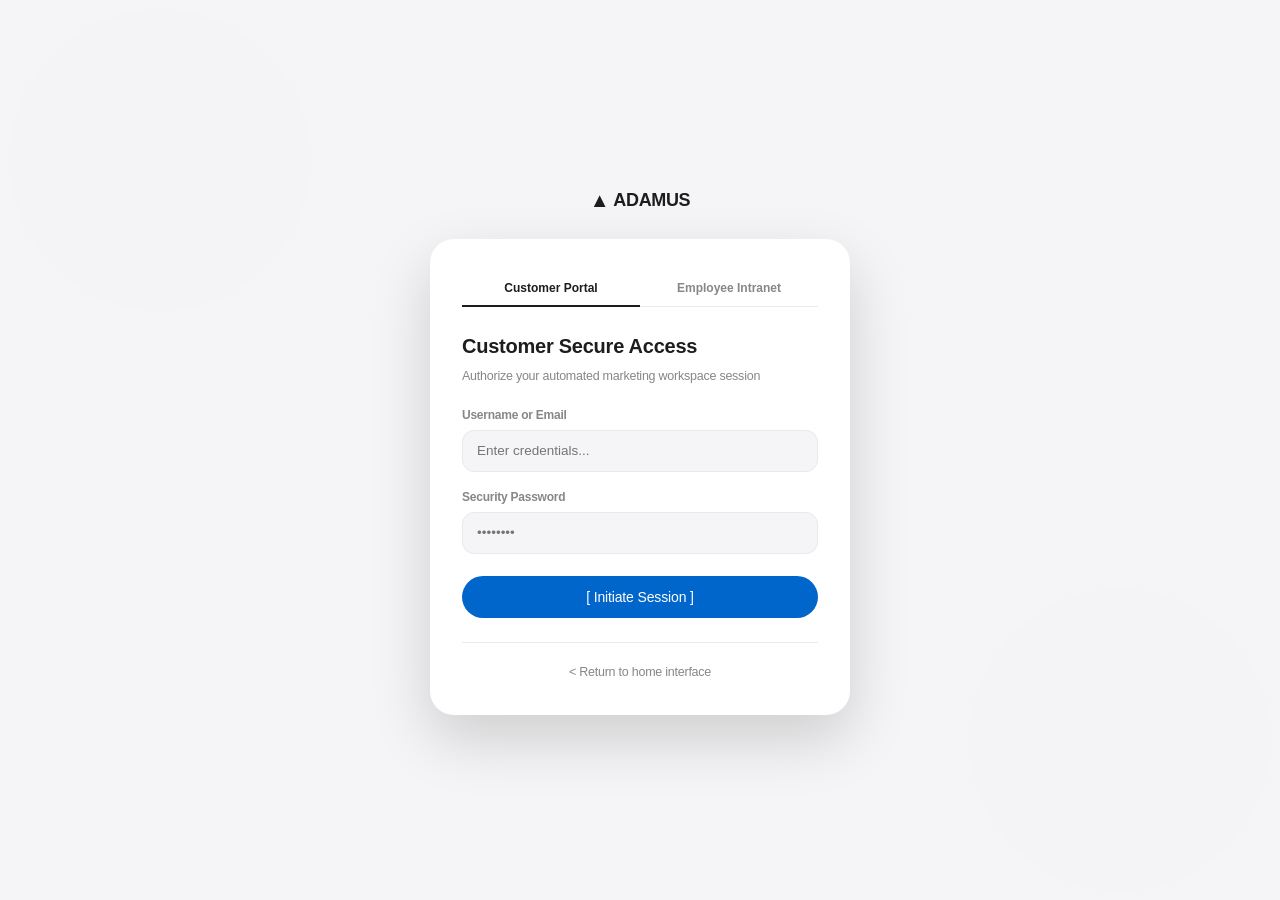
<file: customer.html>
<!DOCTYPE html>
<html lang="en">
<head>
    <meta charset="UTF-8">
    <meta name="viewport" content="width=device-width, initial-scale=1.0">
    <title>ADAMUS - Client Workspace</title>
    <link rel="preconnect" href="https://fonts.googleapis.com">
    <link rel="preconnect" href="https://fonts.gstatic.com" crossorigin>
    <link href="https://fonts.googleapis.com/css2?family=JetBrains+Mono:wght@400;500;700&display=swap" rel="stylesheet">
    <link rel="stylesheet" href="style.css?v=3.0">
    <script>
        // Direct route guard to prevent unauthorised view
        if (localStorage.getItem('session_role') !== 'customer') {
            window.location.replace('login.html#customer');
        }
    </script>
</head>
<body class="login-body-layout">
    <!-- Abstract gradient backgrounds -->
    <div class="bg-glow bg-glow-primary"></div>
    <div class="bg-glow bg-glow-secondary"></div>

    <div class="container customer-dashboard-container">
        
        <!-- Header -->
        <header class="glass-panel admin-header">
            <div class="admin-title-group">
                <h1>ADAMUS CLIENT PORTAL</h1>
                <p>NODE ACCESS ESTABLISHED // ACTIVE USER: <span class="primary-text" id="customer-operator-name">Customer</span></p>
            </div>
            <button class="admin-logout-btn" onclick="logoutSession()">CLOSE WORKSPACE</button>
        </header>

        <!-- Telemetry Indicators -->
        <div class="telemetry-row">
            <div class="glass-panel telemetry-card system-health">
                <span class="telemetry-label">WORKSPACE STATUS</span>
                <span class="telemetry-value">SECURE</span>
                <div class="telemetry-subtext">
                    <div class="pulse-indicator"></div> NODE STATUS ONLINE
                </div>
            </div>
            <div class="glass-panel telemetry-card total-users">
                <span class="telemetry-label">SUBSCRIPTION PLAN</span>
                <span class="telemetry-value" style="font-size: 20px; font-weight: 700; margin-top: 6px;" id="telemetry-plan-tier">-</span>
                <div class="telemetry-subtext">CAMPAIGN SANDBOX CAP LIMITS</div>
            </div>
            <div class="glass-panel telemetry-card">
                <span class="telemetry-label">DATA TRAFFIC</span>
                <span class="telemetry-value">254.8 GB</span>
                <div class="telemetry-subtext">TOTAL BANDWIDTH PROVISIONED</div>
            </div>
        </div>

        <!-- Dashboard Grid -->
        <div class="admin-grid">
            
            <!-- Left panel: Profile Details -->
            <div class="glass-panel provision-form-box" style="min-height: 380px;">
                <h2>
                    <svg style="width: 18px; height: 18px;" fill="none" stroke="currentColor" viewBox="0 0 24 24" xmlns="http://www.w3.org/2000/svg">
                        <path stroke-linecap="round" stroke-linejoin="round" stroke-width="2" d="M16 7a4 4 0 11-8 0 4 4 0 018 0zM12 14a7 7 0 00-7 7h14a7 7 0 00-7-7z"></path>
                    </svg>
                    ACCOUNT ACCESS METADATA
                </h2>
                
                <div class="customer-detail-list">
                    <div class="customer-detail-item">
                        <span class="customer-detail-label">Full Name:</span>
                        <span class="customer-detail-value" id="detail-fullname">-</span>
                    </div>
                    <div class="customer-detail-item">
                        <span class="customer-detail-label">Address:</span>
                        <span class="customer-detail-value" id="detail-address">-</span>
                    </div>
                    <div class="customer-detail-item">
                        <span class="customer-detail-label">Mobile Number:</span>
                        <span class="customer-detail-value" id="detail-mobile">-</span>
                    </div>
                    <div class="customer-detail-item">
                        <span class="customer-detail-label">Instagram ID:</span>
                        <span class="customer-detail-value">
                            <a href="#" class="customer-social-link" id="detail-instagram" target="_blank">@instagram</a>
                        </span>
                    </div>
                    <div class="customer-detail-item">
                        <span class="customer-detail-label">Facebook ID:</span>
                        <span class="customer-detail-value">
                            <a href="#" class="customer-social-link" id="detail-facebook" target="_blank">@facebook</a>
                        </span>
                    </div>
                </div>
            </div>

            <!-- Right panel: Balance & Financial Ledger -->
            <div class="glass-panel registry-panel" style="min-height: 380px; display: flex; flex-direction: column;">
                <h2>SECURE SYSTEM LEDGER</h2>
                <p style="font-family: var(--font-mono); font-size: 12px; color: var(--text-muted); margin-bottom: 20px;">
                    This ledger displays your active campaign account balance. Funds are consumed dynamically based on AI Outreach executions.
                </p>

                <div class="customer-balance-box">
                    <span class="telemetry-label">AVAILABLE PRE-PAID BALANCE</span>
                    <span class="customer-balance-value" id="detail-balance">₹0.00</span>
                    <p style="font-family: var(--font-mono); font-size: 10px; color: var(--text-muted); text-transform: uppercase;">
                        Currency Node: INR (Rupee Token Sync)
                    </p>
                </div>

                <div style="margin-top: auto; padding-top: 20px; border-top: 1px solid var(--border-color); display: flex; justify-content: space-between; align-items: center;">
                    <span style="font-family: var(--font-mono); font-size: 11px; color: var(--text-muted);">
                        SYSTEM KEY LOGGED: <span id="detail-username" style="color: var(--primary);">user</span>
                    </span>
                    <span class="badge badge-active" style="text-shadow: none;">ACCOUNT ACTIVE</span>
                </div>
            </div>

        </div>

    </div>

    <script>
        // Load user data
        function loadCustomerDashboard() {
            const sessionUser = localStorage.getItem('session_user');
            if (!sessionUser) {
                logoutSession();
                return;
            }

            const usersRegistry = JSON.parse(localStorage.getItem('user_registry') || '[]');
            const user = usersRegistry.find(u => u.username.toLowerCase() === sessionUser.toLowerCase());

            if (!user) {
                alert("Error: Active session user profile not found in local registry database.");
                logoutSession();
                return;
            }

            // Bind Operator details
            const displayName = user.fullname || user.username;
            document.getElementById('customer-operator-name').innerText = displayName;
            document.getElementById('detail-fullname').innerText = displayName;
            document.getElementById('detail-username').innerText = user.username;
            document.getElementById('detail-address').innerText = user.address || 'N/A';
            document.getElementById('detail-mobile').innerText = user.mobile || 'N/A';

            // Social Handles
            const igLink = document.getElementById('detail-instagram');
            if (user.instagram && user.instagram !== 'N/A') {
                igLink.innerText = `@${user.instagram}`;
                igLink.href = `https://instagram.com/${user.instagram}`;
            } else {
                igLink.innerText = 'N/A';
                igLink.removeAttribute('href');
            }

            const fbLink = document.getElementById('detail-facebook');
            if (user.facebook && user.facebook !== 'N/A') {
                fbLink.innerText = `@${user.facebook}`;
                fbLink.href = `https://facebook.com/${user.facebook}`;
            } else {
                fbLink.innerText = 'N/A';
                fbLink.removeAttribute('href');
            }

            // Financial balance format
            const balanceVal = user.balance !== undefined ? user.balance : 0;
            document.getElementById('detail-balance').innerText = formatCurrency(balanceVal);

            // Plan tier rendering
            const plan = user.plan || 'Silver';
            const planTelemetry = document.getElementById('telemetry-plan-tier');
            planTelemetry.innerText = `${plan.toUpperCase()} TIER`;
            
            // Set dynamic badge color class
            let badgeClass = 'badge-silver';
            if (plan.toLowerCase() === 'gold') badgeClass = 'badge-gold';
            else if (plan.toLowerCase() === 'platinum') badgeClass = 'badge-platinum';
            planTelemetry.className = `telemetry-value ${badgeClass}`;
            planTelemetry.style.fontSize = '20px';
            planTelemetry.style.padding = '4px 12px';
            planTelemetry.style.borderRadius = '4px';
            planTelemetry.style.display = 'inline-block';
        }

        // Format number to currency INR (Rupees)
        function formatCurrency(value) {
            return new Intl.NumberFormat('en-IN', {
                style: 'currency',
                currency: 'INR'
            }).format(value);
        }

        // Terminate session
        window.logoutSession = function() {
            localStorage.removeItem('session_role');
            localStorage.removeItem('session_user');
            window.location.replace('login.html#customer');
        }

        // Initial loading invocation
        loadCustomerDashboard();
    </script>
</body>
</html>
</file>
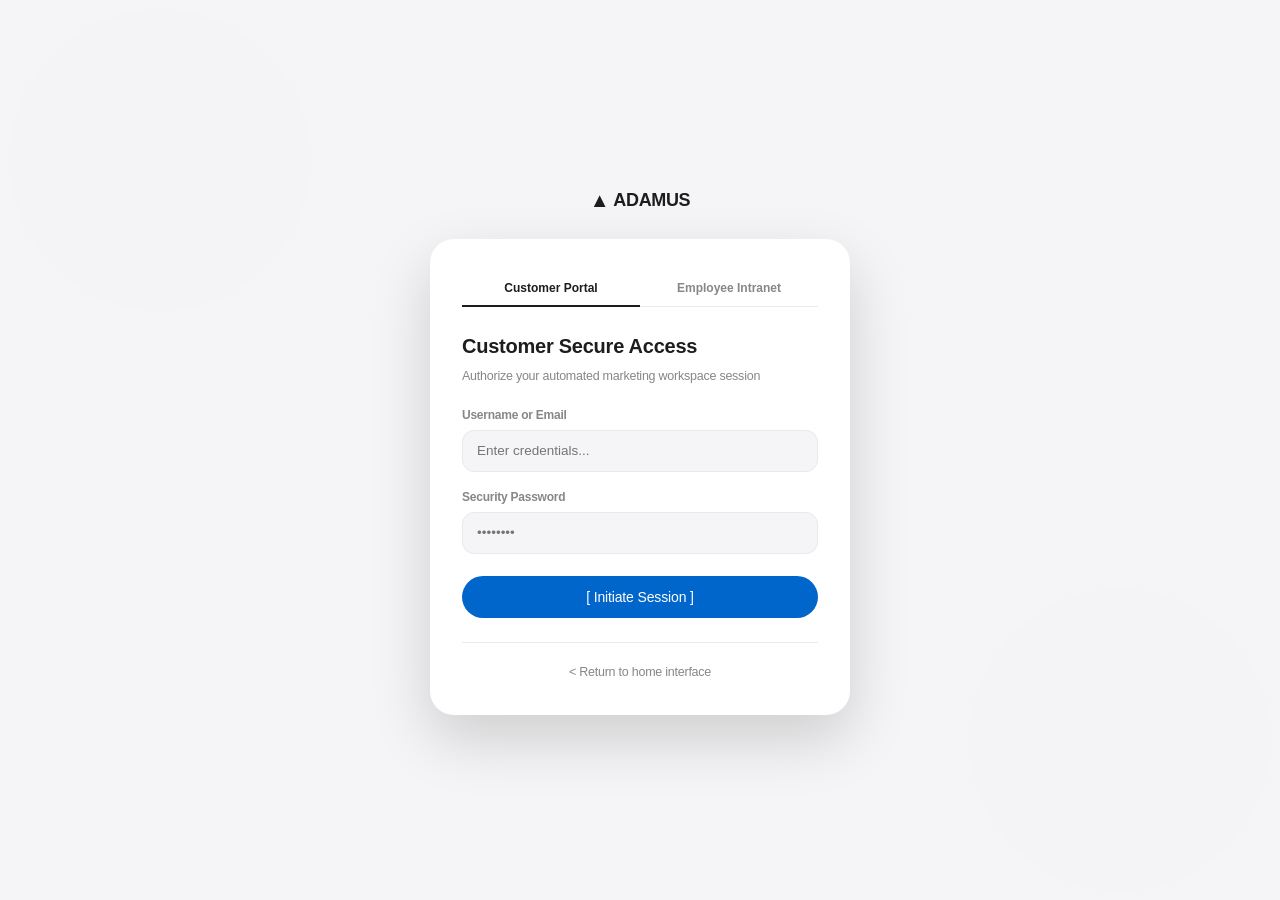
<file: login.html>
<!DOCTYPE html>
<html lang="en">
<head>
    <meta charset="UTF-8">
    <meta name="viewport" content="width=device-width, initial-scale=1.0">
    <title>ADAMUS - Secure Authorization Portal</title>
    <link rel="preconnect" href="https://fonts.googleapis.com">
    <link rel="preconnect" href="https://fonts.gstatic.com" crossorigin>
    <link href="https://fonts.googleapis.com/css2?family=JetBrains+Mono:wght@400;500;700&display=swap" rel="stylesheet">
    <link rel="stylesheet" href="style.css?v=3.0">
</head>
<body class="login-body-layout">
    <!-- Abstract gradient backgrounds -->
    <div class="bg-glow bg-glow-primary"></div>
    <div class="bg-glow bg-glow-secondary"></div>
    <div class="bg-grid-overlay"></div>

    <div class="login-wrapper">
        <!-- Logo Branding -->
        <a href="index.html" class="login-brand">
            <span class="logo-mark">▲</span>
            <span class="logo-name">ADAMUS</span>
        </a>

        <!-- Main Auth Card -->
        <div class="login-card glass-panel" id="auth-card">
            <!-- Portals Selector -->
            <div class="login-tabs">
                <button class="login-tab-btn active" id="tab-customer">Customer Portal</button>
                <button class="login-tab-btn" id="tab-employee">Employee Intranet</button>
            </div>

            <!-- Form Container -->
            <div class="login-form-container">
                <div class="portal-header">
                    <h2 id="portal-title">Customer Secure Access</h2>
                    <p id="portal-subtitle">Authorize your automated marketing workspace session</p>
                </div>

                <form id="login-form" class="auth-form">
                    <div class="input-group">
                        <label for="username">Username or Email</label>
                        <input type="text" id="username" placeholder="Enter credentials..." required autocomplete="username">
                    </div>

                    <div class="input-group">
                        <label for="password">Security Password</label>
                        <input type="password" id="password" placeholder="••••••••" required autocomplete="current-password">
                    </div>

                    <!-- Slideable MFA Token (Employee only) -->
                    <div class="input-group slide-input-group" id="mfa-group">
                        <label for="mfa-token">MFA Security Token</label>
                        <input type="text" id="mfa-token" placeholder="000000" maxlength="6" pattern="[0-9]{6}">
                        <span class="input-tip">Enter the 6-digit code from your security key app.</span>
                    </div>

                    <button type="submit" class="btn btn-primary btn-glow btn-submit" id="btn-submit-login">
                        [ Initiate Session ]
                    </button>
                </form>

                <!-- Simulated Loading Terminal Fader -->
                <div class="auth-terminal-box" id="auth-terminal">
                    <div class="terminal-headerbar">
                        <div class="console-controls">
                            <span class="control-dot dot-red"></span>
                            <span class="control-dot dot-yellow"></span>
                            <span class="control-dot dot-green"></span>
                        </div>
                        <span class="console-title">Auth Engine v1.0</span>
                    </div>
                    <div class="auth-terminal-body" id="auth-terminal-body">
                        <!-- Loaded dynamically via JS -->
                    </div>
                </div>
            </div>

            <div class="login-card-footer">
                <a href="index.html" class="back-home-link">&lt; Return to home interface</a>
            </div>
        </div>
    </div>

    <!-- Page Specific Script -->
    <script>
        document.addEventListener('DOMContentLoaded', () => {
            const tabCustomer = document.getElementById('tab-customer');
            const tabEmployee = document.getElementById('tab-employee');
            const portalTitle = document.getElementById('portal-title');
            const portalSubtitle = document.getElementById('portal-subtitle');
            const mfaGroup = document.getElementById('mfa-group');
            const mfaToken = document.getElementById('mfa-token');
            const loginForm = document.getElementById('login-form');
            const authTerminal = document.getElementById('auth-terminal');
            const authTerminalBody = document.getElementById('auth-terminal-body');
            const btnSubmitLogin = document.getElementById('btn-submit-login');

            const defaultUsers = [
                { username: 'admin', role: 'Employee', created: '2026-07-15', status: 'Active', password: 'password123', fullname: 'System Admin Node', address: 'Mainframe Server Rack A', mobile: '+1 800 555 0199', instagram: 'adamus_ai', facebook: 'adamus.tech', plan: 'Platinum', balance: 999999 },
                { username: 'prakash_editor', role: 'Employee', created: '2026-07-16', status: 'Active', password: 'pass_prakash', fullname: 'Prakash Campaign Specialist', address: 'Operations Desk 4', mobile: '+91 99999 88888', instagram: 'prakash_campaigns', facebook: 'prakash.editor', plan: 'Gold', balance: 12500 },
                { username: 'john_doe', role: 'Customer', created: '2026-07-17', status: 'Active', password: 'pass_john', fullname: 'John Doe', address: '456 Cyber Street Apt 9', mobile: '+1 415 555 2671', instagram: 'johndoe_web', facebook: 'johndoe.social', plan: 'Silver', balance: 5000 }
            ];

            function getUsers() {
                let users = localStorage.getItem('user_registry');
                if (!users) {
                    localStorage.setItem('user_registry', JSON.stringify(defaultUsers));
                    return defaultUsers;
                }
                try {
                    return JSON.parse(users);
                } catch (e) {
                    return defaultUsers;
                }
            }

            let currentMode = 'customer'; // Default mode
            let loginAttemptsLeft = 3;
            let isLocked = false;

            // Switch layout based on selected portal mode
            function setPortalMode(mode) {
                currentMode = mode;
                if (mode === 'customer') {
                    tabCustomer.classList.add('active');
                    tabEmployee.classList.remove('active');
                    portalTitle.textContent = 'Customer Secure Access';
                    portalSubtitle.textContent = 'Authorize your automated marketing workspace session';
                    mfaGroup.classList.remove('active');
                    mfaToken.removeAttribute('required');
                } else {
                    tabCustomer.classList.remove('active');
                    tabEmployee.classList.add('active');
                    portalTitle.textContent = 'Employee Intranet';
                    portalSubtitle.textContent = 'Enter network operations console credentials';
                    mfaGroup.classList.add('active');
                    mfaToken.setAttribute('required', 'required');
                }
            }

            // Tab Event Listeners
            tabCustomer.addEventListener('click', () => {
                window.location.hash = 'customer';
            });
            tabEmployee.addEventListener('click', () => {
                window.location.hash = 'employee';
            });

            // Handle Hash Routing
            function handleHashChange() {
                const hash = window.location.hash.replace('#', '');
                if (hash === 'employee') {
                    setPortalMode('employee');
                } else {
                    setPortalMode('customer');
                }
            }

            window.addEventListener('hashchange', handleHashChange);
            handleHashChange(); // Initial check

            // Form Submit Simulation
            loginForm.addEventListener('submit', (e) => {
                e.preventDefault();

                if (isLocked) return;

                const usernameVal = document.getElementById('username').value.trim();
                const passwordVal = document.getElementById('password').value;
                const mfaVal = mfaToken.value.trim();

                // Clear previous terminal content
                authTerminalBody.innerHTML = '';

                // Start Console Terminal Transition
                loginForm.style.display = 'none';
                authTerminal.classList.add('active');

                let steps = [];
                let isSuccess = false;
                let redirectUrl = 'index.html';

                const usersList = getUsers();

                if (currentMode === 'employee') {
                    const matchedEmployee = usersList.find(u => u.username.toLowerCase() === usernameVal.toLowerCase() && u.password === passwordVal && u.role === 'Employee');
                    const isMasterAdmin = usernameVal === 'admin' && passwordVal === 'password123' && mfaVal === '123456';

                    if (isMasterAdmin || matchedEmployee) {
                        isSuccess = true;
                        redirectUrl = 'admin.html';
                        localStorage.setItem('session_role', 'admin');
                        localStorage.setItem('session_user', isMasterAdmin ? 'admin' : matchedEmployee.username);
                        loginAttemptsLeft = 3; // Reset on success

                        steps = [
                            { text: '[system] Encrypting portal credentials...', type: 'info' },
                            { text: '[system] Establishing secure token handshake with authentication nodes...', type: 'info' },
                            { text: '[auth] Verifying keys against active EMPLOYEE security group...', type: 'hl' },
                            { text: '[auth] Checking Multi-Factor Authentication token signature... PASS', type: 'success' },
                            { text: '[auth] Decrypting keys... Credentials MATCH.', type: 'success' },
                            { text: '[system] Allocating local console storage blocks...', type: 'info' },
                            { text: '[system] Session Authorization SUCCESS.', type: 'success' },
                            { text: `[system] Opening network operations console. Welcome, ${isMasterAdmin ? 'Admin' : (matchedEmployee.fullname || matchedEmployee.username)}!`, type: 'success' }
                        ];
                    } else {
                        isSuccess = false;
                        loginAttemptsLeft--;

                        if (loginAttemptsLeft > 0) {
                            steps = [
                                { text: '[system] Encrypting portal credentials...', type: 'info' },
                                { text: '[system] Establishing secure token handshake with authentication nodes...', type: 'info' },
                                { text: '[auth] Verifying keys against active EMPLOYEE security group...', type: 'hl' },
                                { text: `[auth] Password or credentials incorrect. Only ${loginAttemptsLeft} attempts left.`, type: 'warn' },
                                { text: '[auth] Rejecting credentials signature... ACCESS DENIED.', type: 'warn' },
                                { text: '[system] Resetting local connection pipeline...', type: 'info' }
                            ];
                        } else {
                            steps = [
                                { text: '[system] Encrypting portal credentials...', type: 'info' },
                                { text: '[system] Establishing secure token handshake with authentication nodes...', type: 'info' },
                                { text: '[auth] Verifying keys against active EMPLOYEE security group...', type: 'hl' },
                                { text: '[auth] Critical warning: Security signature verification failed 3 times.', type: 'warn' },
                                { text: '[system] SECURITY LOCKOUT TRIGGERED. CONNECTION MUTED.', type: 'warn' },
                                { text: '[system] Portal locked for 15 seconds to prevent brute force attacks...', type: 'info' }
                            ];
                        }
                    }
                } else {
                    // Customer login validation
                    const matchedCustomer = usersList.find(u => u.username.toLowerCase() === usernameVal.toLowerCase() && u.password === passwordVal && u.role === 'Customer');

                    if (matchedCustomer) {
                        isSuccess = true;
                        redirectUrl = 'customer.html';
                        localStorage.setItem('session_role', 'customer');
                        localStorage.setItem('session_user', matchedCustomer.username);
                        loginAttemptsLeft = 3; // Reset on success

                        steps = [
                            { text: '[system] Encrypting portal credentials...', type: 'info' },
                            { text: '[system] Establishing secure token handshake with authentication nodes...', type: 'info' },
                            { text: '[auth] Verifying keys against active CUSTOMER security group...', type: 'hl' },
                            { text: '[auth] Decrypting keys... Credentials MATCH.', type: 'success' },
                            { text: '[system] Allocating local campaign sandbox storage blocks...', type: 'info' },
                            { text: '[system] Authorization SUCCESS.', type: 'success' },
                            { text: `[system] Opening session. Welcome back, ${matchedCustomer.fullname || usernameVal}!`, type: 'success' }
                        ];
                    } else {
                        isSuccess = false;
                        loginAttemptsLeft--;

                        if (loginAttemptsLeft > 0) {
                            steps = [
                                { text: '[system] Encrypting portal credentials...', type: 'info' },
                                { text: '[system] Establishing secure token handshake with authentication nodes...', type: 'info' },
                                { text: '[auth] Verifying keys against active CUSTOMER security group...', type: 'hl' },
                                { text: `[auth] Password or credentials incorrect. Only ${loginAttemptsLeft} attempts left.`, type: 'warn' },
                                { text: '[auth] Rejecting credentials signature... ACCESS DENIED.', type: 'warn' },
                                { text: '[system] Resetting local connection pipeline...', type: 'info' }
                            ];
                        } else {
                            steps = [
                                { text: '[system] Encrypting portal credentials...', type: 'info' },
                                { text: '[system] Establishing secure token handshake with authentication nodes...', type: 'info' },
                                { text: '[auth] Verifying keys against active CUSTOMER security group...', type: 'hl' },
                                { text: '[auth] Critical warning: Security signature verification failed 3 times.', type: 'warn' },
                                { text: '[system] SECURITY LOCKOUT TRIGGERED. CONNECTION MUTED.', type: 'warn' },
                                { text: '[system] Portal locked for 15 seconds to prevent brute force attacks...', type: 'info' }
                            ];
                        }
                    }
                }

                let delayAccumulator = 0;
                steps.forEach((step, index) => {
                    setTimeout(() => {
                        const line = document.createElement('div');
                        line.className = `console-line ${step.type}`;
                        line.innerHTML = step.text.replace(/\[system\]|\[auth\]/g, (match) => {
                            return `<span class="hl">${match}</span>`;
                        });
                        authTerminalBody.appendChild(line);
                        authTerminalBody.scrollTop = authTerminalBody.scrollHeight;

                        if (index === steps.length - 1) {
                            setTimeout(() => {
                                if (isSuccess) {
                                    window.location.href = redirectUrl;
                                } else {
                                    // Reset form and show login inputs again
                                    authTerminal.classList.remove('active');
                                    loginForm.style.display = 'flex';
                                    document.getElementById('password').value = '';
                                    if (mfaToken) mfaToken.value = '';

                                    if (loginAttemptsLeft === 0) {
                                        // Activate 15-second lockdown
                                        isLocked = true;
                                        document.body.classList.add('lockdown-active');
                                        btnSubmitLogin.disabled = true;
                                        let countdown = 15;
                                        const originalText = btnSubmitLogin.innerText;
                                        btnSubmitLogin.innerText = `LOCKDOWN ACTIVE (${countdown}s)`;
                                        
                                        const interval = setInterval(() => {
                                            countdown--;
                                            if (countdown > 0) {
                                                btnSubmitLogin.innerText = `LOCKDOWN ACTIVE (${countdown}s)`;
                                            } else {
                                                clearInterval(interval);
                                                document.body.classList.remove('lockdown-active');
                                                btnSubmitLogin.disabled = false;
                                                btnSubmitLogin.innerText = originalText;
                                                isLocked = false;
                                                loginAttemptsLeft = 3;
                                            }
                                        }, 1000);
                                    }
                                }
                            }, 1500);
                        }
                    }, delayAccumulator);
                    
                    delayAccumulator += (index === 1 || index === 2) ? 800 : 400;
                });
            });
        });
    </script>
</body>
</html>
</file>
<file: style.css>
/* ==========================================================================
   Project ADAMUS - Redesigned Stylesheet (Apple India Design Language)
   Colors: Apple Blue (#0066cc), Apple Black (#1d1d1f), White (#FFFFFF), Gray (#F5F5F7)
   ========================================================================== */

:root {
    /* Brand Colors */
    --primary: #0066cc;
    --primary-hover: #0077ed;
    --primary-glow: rgba(0, 102, 204, 0.05);
    --secondary: #1d1d1f;
    --secondary-hover: #000000;
    --secondary-glow: rgba(29, 29, 31, 0.04);
    
    /* Neutrals & Backgrounds */
    --bg-body: #ffffff;
    --bg-section: #f5f5f7;
    --bg-card: #f5f5f7;
    --bg-input: #f5f5f7;
    --bg-card-white: #ffffff;
    
    /* Borders */
    --border-color: #e8e8ed;
    --border-hover: #86868b;
    --border-focus: #0066cc;
    
    /* Text Colors */
    --text-primary: #1d1d1f;
    --text-secondary: #86868b;
    --text-muted: #a1a1a6;
    --text-light: #ffffff;
    
    /* System Alerts (Console) */
    --success: #00802b;
    --info: #0066cc;
    --warning: #bf5600;
    --danger: #d92b2b;
    --console-bg: #000000;
    
    /* Typography */
    --font-head: "Helvetica Neue", Helvetica, Arial, sans-serif;
    --font-body: "Helvetica Neue", Helvetica, Arial, sans-serif;
    --font-mono: SFMono-Regular, Consolas, "Liberation Mono", Menlo, Courier, monospace;
    
    /* Animations & Transitions */
    --transition: all 0.4s cubic-bezier(0.25, 1, 0.5, 1);
    --shadow-soft: 0 8px 30px rgba(0, 0, 0, 0.05);
    --shadow-hover: 0 24px 60px rgba(0, 0, 0, 0.16);
    
    /* Border Radii */
    --radius-pill: 980px; /* Apple uses fully rounded capsules for buttons */
    --radius-card: 24px; /* Apple Bento grids use 18px - 24px radius */
    --radius-input: 12px;
}

/* ----------------------------------------------------
   1. Base Setup & Core Resets
   ---------------------------------------------------- */
* {
    box-sizing: border-box;
    margin: 0;
    padding: 0;
}

html {
    scroll-behavior: smooth;
    background-color: var(--bg-body);
}

body {
    background-color: var(--bg-body);
    color: var(--text-primary);
    font-family: var(--font-body);
    line-height: 1.5;
    overflow-x: hidden;
    position: relative;
    letter-spacing: -0.015em;
    -webkit-font-smoothing: antialiased;
}

/* Apple-style background glows */
.bg-glow {
    position: fixed;
    width: 35vw;
    height: 35vw;
    border-radius: 50%;
    pointer-events: none;
    z-index: 1;
    filter: blur(140px);
    opacity: 0.02;
}

.bg-glow-primary {
    top: -5vw;
    left: -5vw;
    background: radial-gradient(circle, var(--primary) 0%, transparent 70%);
}

.bg-glow-secondary {
    bottom: -5vw;
    right: -5vw;
    background: radial-gradient(circle, var(--primary) 0%, transparent 70%);
}

.bg-grid-overlay {
    display: none;
}

.app-wrapper {
    position: relative;
    z-index: 2;
    display: flex;
    flex-direction: column;
    min-height: 100vh;
}

.container {
    width: 100%;
    max-width: 1024px; /* Apple website main container is clean and focused */
    margin: 0 auto;
    padding: 0 22px;
}

/* ----------------------------------------------------
   2. Components & UI Panels
   ---------------------------------------------------- */
.glass-panel {
    background: var(--bg-card);
    border: none;
    box-shadow: var(--shadow-soft);
    border-radius: var(--radius-card);
    transition: var(--transition);
}

.glass-panel:hover {
    box-shadow: var(--shadow-hover);
}

/* Buttons */
.btn {
    display: inline-flex;
    align-items: center;
    justify-content: center;
    padding: 12px 22px;
    font-family: var(--font-head);
    font-size: 14px;
    font-weight: 500;
    text-decoration: none;
    border-radius: var(--radius-pill);
    border: none;
    cursor: pointer;
    transition: var(--transition);
    text-align: center;
    letter-spacing: -0.01em;
}

.btn-primary {
    background-color: var(--primary); /* Apple blue link buttons */
    color: var(--text-light);
}

.btn-primary:hover {
    background-color: var(--primary-hover);
}

.btn-secondary {
    background-color: transparent;
    color: var(--primary);
    border: none;
    padding: 12px 10px;
}

.btn-secondary:hover {
    text-decoration: underline;
}

.btn-secondary::after {
    content: " >";
    font-weight: 600;
}

/* Navigation Header */
.navbar {
    height: 48px; /* Apple signature thin navigation menu bar */
    background-color: rgba(255, 255, 255, 0.8);
    backdrop-filter: saturate(180%) blur(20px);
    -webkit-backdrop-filter: saturate(180%) blur(20px);
    position: sticky;
    top: 0;
    z-index: 100;
    border-bottom: 1px solid rgba(0, 0, 0, 0.05);
    transition: var(--transition);
}

.nav-container {
    height: 100%;
    display: flex;
    align-items: center;
    justify-content: space-between;
    max-width: 1024px;
    margin: 0 auto;
    padding: 0 22px;
}

.brand-logo {
    display: flex;
    align-items: center;
    gap: 6px;
    text-decoration: none;
}

.logo-mark {
    font-size: 20px;
    color: var(--secondary);
    font-weight: 800;
    display: inline-block;
    animation: rotateMark 10s infinite linear;
}

.logo-name {
    font-size: 18px;
    font-weight: 700;
    color: var(--secondary);
    letter-spacing: -0.02em;
}

.nav-links {
    display: flex;
    gap: 28px;
}

.nav-links a {
    display: inline-block;
    text-decoration: none;
    color: rgba(0, 0, 0, 0.8);
    font-size: 12px;
    font-weight: 400;
    transition: var(--transition);
}

.nav-links a:hover {
    color: var(--primary);
    transform: scale(1.1) translateY(-1px);
    text-shadow: 0 4px 10px rgba(0, 0, 0, 0.12);
}

.nav-actions {
    display: flex;
    align-items: center;
    gap: 14px;
}

.nav-login-link {
    display: inline-block;
    text-decoration: none;
    color: rgba(0, 0, 0, 0.6);
    font-size: 11px;
    font-weight: 400;
    transition: var(--transition);
}

.nav-login-link:hover {
    color: var(--primary);
    transform: scale(1.1) translateY(-1px);
    text-shadow: 0 4px 10px rgba(0, 0, 0, 0.12);
}

.nav-divider {
    color: rgba(0, 0, 0, 0.1);
    font-size: 11px;
}

.btn-nav {
    padding: 4px 10px;
    font-size: 11px;
    background-color: var(--secondary);
    color: var(--text-light);
}

.btn-nav:hover {
    background-color: var(--primary);
    transform: scale(1.1) translateY(-1px);
    box-shadow: 0 8px 20px rgba(0, 102, 204, 0.25);
}

/* Hamburger mobile toggle */
.mobile-nav-toggle {
    display: none;
    flex-direction: column;
    justify-content: space-between;
    width: 18px;
    height: 12px;
    background: transparent;
    border: none;
    cursor: pointer;
    z-index: 110;
}

.mobile-nav-toggle .bar {
    width: 100%;
    height: 1px;
    background-color: var(--text-primary);
    transition: var(--transition);
}

.mobile-nav-toggle.active .bar:nth-child(1) {
    transform: translateY(5px) rotate(45deg);
}

.mobile-nav-toggle.active .bar:nth-child(2) {
    opacity: 0;
}

.mobile-nav-toggle.active .bar:nth-child(3) {
    transform: translateY(-5px) rotate(-45deg);
}

/* Mobile Drawer */
.mobile-nav-drawer {
    position: fixed;
    top: 48px;
    left: 100%;
    width: 100%;
    height: calc(100vh - 48px);
    background-color: var(--bg-body);
    z-index: 99;
    padding: 32px 22px;
    transition: var(--transition);
}

.mobile-nav-drawer.active {
    left: 0;
}

.mobile-nav-links {
    display: flex;
    flex-direction: column;
    gap: 20px;
}

.mobile-drawer-link {
    text-decoration: none;
    color: var(--text-primary);
    font-size: 18px;
    font-weight: 600;
    border-bottom: 1px solid var(--border-color);
    padding-bottom: 8px;
}

.drawer-divider {
    height: 1px;
    background-color: var(--border-color);
    margin: 8px 0;
}

.drawer-login-link {
    color: var(--primary);
    font-size: 14px;
}

/* ----------------------------------------------------
   3. Homepage Sections
   ---------------------------------------------------- */

/* Full Bleed Cover Slider Banner */
.header-cover-banner {
    width: 100%;
    margin-top: 0;
    margin-bottom: 12px;
}

.cover-image-wrapper {
    position: relative;
    height: 70vh; /* Filling the viewport screen end-to-end */
    min-height: 520px;
    border-radius: 0; /* Flat edge full screen */
    overflow: hidden;
}

.cover-image {
    position: absolute;
    top: 0;
    left: 0;
    width: 100%;
    height: 100%;
    object-fit: cover;
    opacity: 0;
    transform: scale(1.02);
    transition: opacity 0.8s cubic-bezier(0.25, 1, 0.5, 1), transform 6s ease-out;
}

.cover-image.active {
    opacity: 1;
    transform: scale(1);
}

.cover-overlay {
    position: absolute;
    top: 0;
    left: 0;
    width: 100%;
    height: 100%;
    background: linear-gradient(180deg, rgba(255,255,255,0.1) 0%, rgba(255,255,255,0) 50%, rgba(0,0,0,0.2) 100%);
    pointer-events: none;
}

/* Hero Section */
.hero-section {
    padding: 40px 0 60px 0;
    text-align: center;
    background-color: var(--bg-body);
}

.hero-container {
    max-width: 760px;
}

.announcement-badge {
    display: inline-flex;
    align-items: center;
    gap: 6px;
    padding: 4px 12px;
    border-radius: var(--radius-pill);
    background-color: var(--bg-section);
    border: none;
    margin-bottom: 20px;
}

.badge-dot {
    width: 6px;
    height: 6px;
    border-radius: 50%;
}

.pulse-blue {
    background-color: var(--primary);
    box-shadow: 0 0 0 0 rgba(0, 102, 204, 0.4);
    animation: pulseGlow 1.8s infinite;
}

@keyframes pulseGlow {
    0% { transform: scale(0.95); box-shadow: 0 0 0 0 rgba(0, 102, 204, 0.5); }
    70% { transform: scale(1); box-shadow: 0 0 0 6px rgba(0, 102, 204, 0); }
    100% { transform: scale(0.95); box-shadow: 0 0 0 0 rgba(0, 102, 204, 0); }
}

.badge-text {
    font-size: 11px;
    font-weight: 500;
    color: var(--text-secondary);
}

.hero-title {
    font-family: var(--font-head);
    font-size: 56px;
    font-weight: 700;
    line-height: 1.08;
    letter-spacing: -0.03em;
    margin-bottom: 16px;
    color: var(--secondary);
}

.gradient-text {
    color: var(--secondary-hover);
}

.hero-subtitle {
    font-size: 19px;
    font-weight: 400;
    color: var(--text-secondary);
    max-width: 620px;
    margin: 0 auto 28px auto;
    letter-spacing: -0.01em;
}

.hero-actions {
    display: flex;
    justify-content: center;
    gap: 24px;
}

/* Showcase Simulation Terminal */
.demo-section {
    padding: 60px 0;
    background-color: var(--bg-body);
}

.section-header {
    text-align: center;
    max-width: 600px;
    margin: 0 auto 40px auto;
}

.section-tag {
    font-family: var(--font-head);
    font-size: 12px;
    font-weight: 600;
    color: var(--text-secondary);
    text-transform: uppercase;
    letter-spacing: 0.05em;
    display: block;
    margin-bottom: 8px;
}

.section-header h2 {
    font-family: var(--font-head);
    font-size: 38px;
    font-weight: 700;
    letter-spacing: -0.02em;
    margin-bottom: 12px;
    color: var(--secondary);
}

.section-description {
    font-size: 16px;
    color: var(--text-secondary);
}

.showcase-card {
    display: grid;
    grid-template-columns: 290px 1fr;
    overflow: hidden;
    height: 440px;
    border-radius: var(--radius-card);
    background-color: var(--bg-section);
}

.showcase-sidebar {
    padding: 24px;
    background-color: var(--bg-section);
    display: flex;
    flex-direction: column;
    gap: 12px;
}

.showcase-sidebar h3 {
    font-family: var(--font-head);
    font-size: 15px;
    font-weight: 600;
    color: var(--text-primary);
    margin-bottom: 4px;
}

.pipeline-list {
    display: flex;
    flex-direction: column;
    gap: 8px;
}

.pipeline-btn {
    display: flex;
    align-items: center;
    text-align: left;
    gap: 12px;
    padding: 12px 16px;
    background: #ffffff;
    border: none;
    border-radius: 14px;
    cursor: pointer;
    transition: var(--transition);
}

.pipeline-btn:hover {
    transform: translateY(-2px);
    box-shadow: 0 4px 12px rgba(0, 0, 0, 0.03);
}

.pipeline-btn.active {
    background-color: var(--secondary);
    color: var(--text-light);
}

.pipeline-btn.active .num,
.pipeline-btn.active .btn-info .title,
.pipeline-btn.active .btn-info .desc {
    color: var(--text-light);
}

.pipeline-btn .num {
    font-family: var(--font-mono);
    font-size: 12px;
    font-weight: 500;
    color: var(--primary);
}

.pipeline-btn .btn-info {
    display: flex;
    flex-direction: column;
}

.pipeline-btn .btn-info .title {
    font-size: 13px;
    font-weight: 600;
    color: var(--text-primary);
}

.pipeline-btn .btn-info .desc {
    font-size: 10px;
    color: var(--text-secondary);
    margin-top: 1px;
}

.showcase-content {
    background-color: var(--console-bg);
    display: flex;
    flex-direction: column;
}

.console-header {
    height: 44px;
    border-bottom: 1px solid #1a1a1a;
    padding: 0 20px;
    display: flex;
    align-items: center;
    justify-content: space-between;
}

.console-controls {
    display: flex;
    gap: 6px;
}

.control-dot {
    width: 9px;
    height: 9px;
    border-radius: 50%;
}

.dot-red { background-color: #ff5f56; }
.dot-yellow { background-color: #ffbd2e; }
.dot-green { background-color: #27c93f; }

.console-title {
    font-family: var(--font-mono);
    font-size: 11px;
    color: #888a90;
}

.console-status {
    font-family: var(--font-mono);
    font-size: 9px;
    color: var(--primary);
    background-color: rgba(0, 102, 204, 0.15);
    padding: 2px 6px;
    border-radius: 4px;
    font-weight: 600;
}

.console-body {
    flex: 1;
    padding: 20px;
    font-family: var(--font-mono);
    font-size: 12px;
    overflow-y: auto;
    color: #f5f5f7;
    display: flex;
    flex-direction: column;
    gap: 6px;
}

.console-line {
    line-height: 1.4;
}

.console-line .hl {
    color: var(--primary);
}

.console-line.info {
    color: #a1a1a6;
}

.console-line.success {
    color: #30d158; /* Apple green alert */
}

.console-line.hl {
    color: #ffd60a;
}

.console-line.warn {
    color: #ff453a; /* Apple red warn */
}

.loading-bar-wrapper {
    height: 2px;
    background-color: #1a1a1a;
    border-radius: 1px;
    overflow: hidden;
    margin: 6px 0;
    width: 140px;
}

.loading-bar-fill {
    height: 100%;
    width: 0;
    background-color: var(--primary);
    animation: fillProgress 1.2s forwards ease-in-out;
}

@keyframes fillProgress {
    to { width: 100%; }
}

/* Features Grid Section */
.features-section {
    padding: 60px 0;
}

.features-grid {
    display: grid;
    grid-template-columns: repeat(3, 1fr);
    gap: 22px;
}

/* Apple Bento Cards */
.feature-card {
    padding: 36px 28px;
    background-color: var(--bg-section);
    border-radius: var(--radius-card);
    transition: var(--transition);
}

.feature-card:hover {
    transform: scale(1.03) translateY(-6px);
    box-shadow: var(--shadow-hover);
}

.feature-icon {
    width: 40px;
    height: 40px;
    border-radius: 10px;
    display: flex;
    align-items: center;
    justify-content: center;
    margin-bottom: 20px;
    color: var(--text-light);
}

.bg-cyan { background-color: var(--primary); }
.bg-purple { background-color: #5856d6; }
.bg-emerald { background-color: #30d158; }

.feature-icon svg {
    width: 20px;
    height: 20px;
}

.feature-card h3 {
    font-family: var(--font-head);
    font-size: 19px;
    font-weight: 600;
    margin-bottom: 8px;
}

.feature-card p {
    font-size: 13.5px;
    color: var(--text-secondary);
}

/* ----------------------------------------------------
   4. Pricing Calculator Redesign (Apple Spec Configurator)
   ---------------------------------------------------- */
.pricing-section {
    padding: 60px 0;
    background-color: var(--bg-section);
}

.pricing-calculator-card {
    display: grid;
    grid-template-columns: 340px 1fr 340px;
    background-color: #ffffff;
    border-radius: var(--radius-card);
    overflow: hidden;
}

.calc-inputs {
    padding: 40px;
    display: flex;
    flex-direction: column;
    gap: 28px;
}

.calc-inputs h3 {
    font-family: var(--font-head);
    font-size: 19px;
    font-weight: 600;
}

.range-group {
    display: flex;
    flex-direction: column;
    gap: 12px;
}

.range-group label {
    font-weight: 600;
    font-size: 13px;
    color: var(--text-secondary);
}

/* Apple Configurator Selector Options Grid */
.configurator-options-grid {
    display: grid;
    grid-template-columns: repeat(3, 1fr);
    gap: 12px;
    margin-bottom: 12px;
}

.config-card {
    border: 1px solid var(--border-color);
    border-radius: 12px;
    padding: 16px 10px;
    text-align: center;
    cursor: pointer;
    transition: var(--transition);
    background-color: #ffffff;
    display: flex;
    flex-direction: column;
    align-items: center;
    gap: 4px;
}

.config-card:hover {
    border-color: var(--border-hover);
}

.config-card.active {
    border-color: var(--primary);
    box-shadow: 0 0 0 1px var(--primary);
}

.config-card .tier-name {
    font-size: 10px;
    text-transform: uppercase;
    font-weight: 600;
    color: var(--text-secondary);
}

.config-card .tier-volume {
    font-size: 15px;
    font-weight: 600;
    color: var(--text-primary);
}

.config-card .tier-desc {
    font-size: 10px;
    color: var(--text-muted);
}

/* Custom Slider Track */
input[type=range] {
    -webkit-appearance: none;
    appearance: none;
    width: 100%;
    height: 4px;
    background: var(--border-color);
    border-radius: 2px;
    outline: none;
    margin: 8px 0;
}

input[type=range]::-webkit-slider-thumb {
    -webkit-appearance: none;
    appearance: none;
    width: 18px;
    height: 18px;
    border-radius: 50%;
    background: var(--secondary);
    cursor: pointer;
    border: 1px solid #ffffff;
    box-shadow: 0 1px 4px rgba(0,0,0,0.1);
    transition: var(--transition);
}

input[type=range]::-webkit-slider-thumb:hover {
    transform: scale(1.1);
}

.slider-labels {
    display: flex;
    justify-content: space-between;
    align-items: center;
}

.requests-count {
    font-family: var(--font-mono);
    font-weight: 600;
    font-size: 14px;
    color: var(--primary);
}

.calc-presenter-box {
    width: 100%;
    height: 100%;
    overflow: hidden;
}

.calc-presenter-img {
    width: 100%;
    height: 100%;
    object-fit: cover;
    display: block;
}

.calc-results {
    background-color: var(--bg-section);
    padding: 40px;
    display: flex;
    flex-direction: column;
    justify-content: center;
}

.plan-badge {
    display: inline-block;
    align-self: flex-start;
    padding: 4px 10px;
    border-radius: 6px;
    font-size: 10px;
    font-weight: 600;
    letter-spacing: 0.05em;
    text-transform: uppercase;
    margin-bottom: 16px;
    background-color: rgba(0,0,0,0.05);
    color: var(--text-primary);
}

.price-row {
    display: flex;
    align-items: baseline;
    margin-bottom: 24px;
}

.price-row .currency {
    font-size: 20px;
    font-weight: 600;
}

.price-row .price-amount {
    font-size: 40px;
    font-weight: 700;
    letter-spacing: -0.02em;
    line-height: 1;
    margin-left: 2px;
}

.price-row .period {
    font-size: 13px;
    color: var(--text-secondary);
    margin-left: 6px;
    font-weight: 500;
}

.plan-features {
    list-style: none;
    display: flex;
    flex-direction: column;
    gap: 10px;
    margin-bottom: 30px;
}

.plan-features li {
    font-size: 12.5px;
    font-weight: 400;
    color: var(--text-secondary);
    display: flex;
    align-items: center;
    gap: 8px;
}

.plan-features li::before {
    content: "•";
    color: var(--primary);
    font-weight: 600;
}

/* ----------------------------------------------------
   5. Floating WhatsApp & Call Widget
   ---------------------------------------------------- */
.floating-contact-container {
    position: fixed;
    bottom: 24px;
    right: 24px;
    display: flex;
    flex-direction: column;
    gap: 12px;
    z-index: 1000;
}

.floating-btn {
    width: 48px;
    height: 48px;
    border-radius: 50%;
    display: flex;
    align-items: center;
    justify-content: center;
    color: #ffffff;
    box-shadow: 0 4px 16px rgba(0, 0, 0, 0.1);
    transition: var(--transition);
    cursor: pointer;
}

.floating-btn:hover {
    transform: translateY(-4px);
    box-shadow: 0 8px 24px rgba(0, 0, 0, 0.15);
}

.wa-btn {
    background-color: #34c759; /* Apple iOS green */
}

.call-btn {
    background-color: var(--secondary); /* Dark circular call */
}

.floating-btn svg {
    width: 20px;
    height: 20px;
}

/* ----------------------------------------------------
   6. Footer Redesign
   ---------------------------------------------------- */
.footer {
    border-top: 1px solid var(--border-color);
    padding: 40px 0 24px 0;
    background-color: var(--bg-section);
}

.footer-container {
    display: flex;
    flex-direction: column;
    gap: 24px;
}

.footer-brand {
    display: flex;
    flex-direction: column;
    gap: 8px;
}

.footer-desc {
    font-size: 12px;
    color: var(--text-secondary);
    max-width: 320px;
}

.footer-bottom {
    display: flex;
    justify-content: space-between;
    align-items: center;
    border-top: 1px solid var(--border-color);
    padding-top: 16px;
    font-size: 11px;
    color: var(--text-muted);
}

.version {
    font-family: var(--font-mono);
}

/* ----------------------------------------------------
   7. Portals / Form / Table Overlays (Login, Admin, Customer)
   ---------------------------------------------------- */

.login-body-layout {
    background-color: var(--bg-section);
}

.login-wrapper {
    min-height: 100vh;
    display: flex;
    flex-direction: column;
    align-items: center;
    justify-content: center;
    padding: 30px 22px;
}

.login-brand {
    text-decoration: none;
    display: flex;
    align-items: center;
    gap: 4px;
    margin-bottom: 24px;
}

.login-card {
    width: 100%;
    max-width: 420px;
    background: #ffffff;
    border-radius: var(--radius-card);
    box-shadow: var(--shadow-hover);
    padding: 32px;
}

.login-tabs {
    display: grid;
    grid-template-columns: 1fr 1fr;
    border-bottom: 1px solid var(--border-color);
    margin-bottom: 24px;
}

.login-tab-btn {
    padding: 10px;
    background: transparent;
    border: none;
    font-weight: 600;
    font-size: 12px;
    cursor: pointer;
    color: var(--text-secondary);
    transition: var(--transition);
    border-bottom: 2px solid transparent;
    margin-bottom: -1px;
}

.login-tab-btn.active {
    color: var(--secondary);
    border-bottom-color: var(--secondary);
}

.portal-header {
    margin-bottom: 20px;
}

.portal-header h2 {
    font-family: var(--font-head);
    font-size: 20px;
    font-weight: 600;
    margin-bottom: 6px;
}

.portal-header p {
    font-size: 12.5px;
    color: var(--text-secondary);
}

.auth-form {
    display: flex;
    flex-direction: column;
    gap: 16px;
}

.input-group {
    display: flex;
    flex-direction: column;
    gap: 6px;
}

.input-group label {
    font-size: 12px;
    font-weight: 600;
    color: var(--text-secondary);
}

.input-group input,
.input-group select,
.input-field {
    width: 100%;
    height: 42px;
    padding: 0 14px;
    border-radius: var(--radius-input);
    border: 1px solid var(--border-color);
    background-color: var(--bg-card);
    font-family: var(--font-body);
    font-size: 13.5px;
    transition: var(--transition);
    outline: none;
}

.input-group input:focus,
.input-group select:focus,
.input-field:focus {
    border-color: var(--primary);
    background-color: #ffffff;
}

.slide-input-group {
    display: none;
}

.slide-input-group.active {
    display: flex;
}

.input-tip {
    font-size: 10.5px;
    color: var(--text-muted);
}

.btn-submit {
    margin-top: 6px;
    height: 42px;
    width: 100%;
}

.login-card-footer {
    margin-top: 24px;
    text-align: center;
    border-top: 1px solid var(--border-color);
    padding-top: 16px;
}

.back-home-link {
    text-decoration: none;
    color: var(--text-secondary);
    font-size: 12.5px;
    font-weight: 500;
    transition: var(--transition);
}

.back-home-link:hover {
    color: var(--primary);
}

/* Auth Console inside Login Form */
.auth-terminal-box {
    display: none;
    margin-top: 20px;
    background-color: var(--console-bg);
    border-radius: var(--radius-input);
    overflow: hidden;
    border: 1px solid #1a1a1a;
}

.auth-terminal-box.active {
    display: block;
}

.terminal-headerbar {
    height: 32px;
    background-color: #0c0c0d;
    padding: 0 14px;
    display: flex;
    align-items: center;
    gap: 12px;
}

.auth-terminal-body {
    padding: 14px;
    font-family: var(--font-mono);
    font-size: 11.5px;
    color: #f5f5f7;
    max-height: 180px;
    overflow-y: auto;
    display: flex;
    flex-direction: column;
    gap: 5px;
}

/* ----------------------------------------------------
   8. Dashboard Layouts & Tables (Admin, Customer)
   ---------------------------------------------------- */
.customer-dashboard-container,
.admin-dashboard-container {
    padding: 30px 22px;
}

.admin-header {
    display: flex;
    justify-content: space-between;
    align-items: center;
    padding: 20px 28px;
    margin-bottom: 24px;
    background-color: #ffffff;
    border-radius: var(--radius-card);
}

.admin-title-group h1 {
    font-family: var(--font-head);
    font-size: 18px;
    font-weight: 600;
    color: var(--text-primary);
}

.admin-title-group p {
    font-family: var(--font-mono);
    font-size: 10.5px;
    color: var(--text-secondary);
    margin-top: 2px;
}

.primary-text {
    color: var(--primary);
    font-weight: 500;
}

.admin-logout-btn {
    background-color: transparent;
    border: 1px solid var(--border-color);
    color: var(--text-secondary);
    padding: 6px 16px;
    border-radius: var(--radius-pill);
    font-weight: 500;
    font-size: 11px;
    cursor: pointer;
    transition: var(--transition);
}

.admin-logout-btn:hover {
    background-color: var(--bg-section);
    color: var(--text-primary);
}

/* Telemetry Stats */
.telemetry-row {
    display: grid;
    grid-template-columns: repeat(3, 1fr);
    gap: 20px;
    margin-bottom: 24px;
}

.telemetry-card {
    padding: 20px;
    background-color: #ffffff;
    border-radius: var(--radius-card);
    display: flex;
    flex-direction: column;
}

.telemetry-label {
    font-size: 10px;
    font-weight: 600;
    color: var(--text-secondary);
    text-transform: uppercase;
    letter-spacing: 0.05em;
}

.telemetry-value {
    font-size: 24px;
    font-weight: 700;
    color: var(--text-primary);
    margin-top: 4px;
}

.telemetry-subtext {
    font-size: 10px;
    font-weight: 500;
    color: var(--text-muted);
    margin-top: 12px;
    display: flex;
    align-items: center;
    gap: 5px;
}

.pulse-indicator {
    width: 5px;
    height: 5px;
    background-color: var(--success);
    border-radius: 50%;
    animation: indicatorGlow 1.2s infinite;
}

@keyframes indicatorGlow {
    0% { transform: scale(0.9); box-shadow: 0 0 0 0 rgba(0, 128, 43, 0.5); }
    70% { transform: scale(1); box-shadow: 0 0 0 5px rgba(0, 128, 43, 0); }
    100% { transform: scale(0.9); box-shadow: 0 0 0 0 rgba(0, 128, 43, 0); }
}

/* Dashboard Grids */
.admin-grid {
    display: grid;
    grid-template-columns: 330px 1fr;
    gap: 20px;
}

.provision-form-box {
    padding: 28px;
    background-color: #ffffff;
    border-radius: var(--radius-card);
}

.provision-form-box h2,
.registry-panel h2 {
    font-family: var(--font-head);
    font-size: 15px;
    font-weight: 600;
    display: flex;
    align-items: center;
    gap: 6px;
    margin-bottom: 16px;
    padding-bottom: 10px;
    border-bottom: 1px solid var(--border-color);
}

.provision-form {
    display: flex;
    flex-direction: column;
    gap: 14px;
}

.form-group {
    display: flex;
    flex-direction: column;
    gap: 4px;
}

.form-label {
    font-size: 11px;
    font-weight: 600;
    color: var(--text-secondary);
}

.submit-btn {
    background-color: var(--secondary);
    color: var(--text-light);
    height: 40px;
    border: none;
    border-radius: var(--radius-pill);
    font-weight: 500;
    font-size: 12.5px;
    cursor: pointer;
    transition: var(--transition);
}

.submit-btn:hover {
    background-color: var(--secondary-hover);
}

.registry-panel {
    padding: 28px;
    background-color: #ffffff;
    border-radius: var(--radius-card);
}

.table-wrapper {
    overflow-x: auto;
}

.admin-table {
    width: 100%;
    border-collapse: collapse;
    font-size: 12.5px;
    text-align: left;
}

.admin-table th {
    font-weight: 600;
    color: var(--text-secondary);
    padding: 10px 14px;
    border-bottom: 1px solid var(--border-color);
}

.admin-table td {
    padding: 12px 14px;
    border-bottom: 1px solid var(--border-color);
    color: var(--text-primary);
}

.admin-table tr:hover td {
    background-color: var(--bg-section);
}

/* Badges */
.badge {
    display: inline-block;
    padding: 2px 8px;
    border-radius: 4px;
    font-size: 10px;
    font-weight: 500;
}

.badge-admin {
    background-color: rgba(0, 0, 0, 0.05);
    color: var(--text-primary);
}

.badge-user {
    background-color: var(--primary-glow);
    color: var(--primary);
}

.badge-active {
    background-color: rgba(0, 128, 43, 0.08);
    color: var(--success);
}

.badge-silver {
    background-color: #f5f5f7;
    color: #555555;
    border: 1px solid #e8e8ed;
}

.badge-gold {
    background-color: #fff9e6;
    color: #bf8f00;
    border: 1px solid #ffe8cc;
}

.badge-platinum {
    background-color: var(--primary-glow);
    color: var(--primary);
    border: 1px solid #d2e4ff;
}

/* Detail Lists (Customer Dashboard) */
.customer-detail-list {
    display: flex;
    flex-direction: column;
    gap: 14px;
}

.customer-detail-item {
    display: flex;
    justify-content: space-between;
    align-items: center;
    border-bottom: 1px solid var(--border-color);
    padding-bottom: 8px;
}

.customer-detail-label {
    font-size: 12.5px;
    font-weight: 500;
    color: var(--text-secondary);
}

.customer-detail-value {
    font-size: 12.5px;
    font-weight: 600;
    color: var(--text-primary);
}

.customer-social-link {
    color: var(--primary);
    text-decoration: none;
    font-weight: 500;
}

.customer-social-link:hover {
    text-decoration: underline;
}

.customer-balance-box {
    background-color: var(--bg-section);
    border-radius: 12px;
    padding: 20px;
    border: none;
    margin-top: 8px;
}

.customer-balance-value {
    display: block;
    font-size: 32px;
    font-weight: 700;
    color: var(--primary);
    margin: 6px 0;
    letter-spacing: -0.02em;
}

/* Modals (Admin Dashboard) */
.admin-modal-backdrop {
    position: fixed;
    top: 0;
    left: 0;
    width: 100%;
    height: 100%;
    background-color: rgba(0, 0, 0, 0.3);
    z-index: 1000;
    display: none;
    align-items: center;
    justify-content: center;
    padding: 20px;
}

.admin-modal-backdrop.active {
    display: flex;
}

.admin-modal-content {
    width: 100%;
    max-width: 520px;
    background-color: #ffffff;
    padding: 28px;
    border-radius: var(--radius-card);
    box-shadow: 0 16px 40px rgba(0, 0, 0, 0.12);
}

.modal-form-grid {
    display: grid;
    grid-template-columns: 1fr 1fr;
    gap: 12px;
    margin-bottom: 20px;
}

.full-width {
    grid-column: span 2;
}

.modal-action-row {
    display: flex;
    justify-content: flex-end;
    gap: 10px;
}

.btn-cancel {
    background-color: transparent;
    border: 1px solid var(--border-color);
    color: var(--text-secondary);
    padding: 8px 20px;
    border-radius: var(--radius-pill);
    font-weight: 500;
    font-size: 12.5px;
    cursor: pointer;
    transition: var(--transition);
}

.btn-cancel:hover {
    background-color: var(--bg-section);
}

/* Eye and Delete Action Buttons */
.action-btn-eye,
.action-btn-delete {
    background: transparent;
    border: none;
    cursor: pointer;
    padding: 3px;
    border-radius: 4px;
    color: var(--text-muted);
    transition: var(--transition);
    display: inline-flex;
    align-items: center;
    justify-content: center;
}

.action-btn-eye:hover {
    color: var(--primary);
}

.action-btn-delete:hover {
    color: var(--danger);
    background-color: rgba(217, 43, 43, 0.05);
}

/* ----------------------------------------------------
   9. Responsive Breakpoints
   ---------------------------------------------------- */
@media (max-width: 1024px) {
    .pricing-calculator-card {
        grid-template-columns: 1fr;
    }
    .calc-presenter-box {
        height: 380px;
        width: 100%;
    }
    .showcase-card {
        grid-template-columns: 1fr;
        height: auto;
    }
    .admin-grid {
        grid-template-columns: 1fr;
    }
    .features-grid {
        grid-template-columns: 1fr 1fr;
    }
}

@media (max-width: 768px) {
    .mobile-nav-toggle {
        display: flex;
    }
    .nav-links,
    .nav-actions {
        display: none;
    }
    .cover-image-wrapper {
        height: 40vh !important;
        min-height: 280px !important;
    }
    .floating-contact-container {
        bottom: 16px;
        right: 16px;
        gap: 10px;
    }
    .floating-btn {
        width: 44px;
        height: 44px;
    }
    .floating-btn svg {
        width: 18px;
        height: 18px;
    }
    .hero-title {
        font-size: 38px;
    }
    .hero-subtitle {
        font-size: 16px;
    }
    .telemetry-row {
        grid-template-columns: 1fr;
    }
    .features-grid {
        grid-template-columns: 1fr;
    }
    .configurator-options-grid {
        grid-template-columns: 1fr;
    }
    .modal-form-grid {
        grid-template-columns: 1fr;
    }
    .full-width {
        grid-column: span 1;
    }
}

@keyframes rotateMark {
    0% { transform: rotate(0deg); }
    100% { transform: rotate(360deg); }
}

/* ==========================================================================
   INSTAGRAM CAMPAIGN LEAD FORM & MODEL HERO STYLES
   ========================================================================== */

.hero-lead-section {
    padding-top: 40px;
    padding-bottom: 60px;
}

.hero-split-grid {
    display: grid;
    grid-template-columns: 1fr 1fr;
    gap: 32px;
    align-items: center;
    margin-top: 36px;
}

/* Model Container Styles */
.hero-model-container {
    position: relative;
    width: 100%;
}

.model-image-card {
    position: relative;
    border-radius: 24px;
    overflow: hidden;
    background: #111827;
    box-shadow: 0 20px 40px rgba(0, 102, 204, 0.15), 0 0 0 1px rgba(0, 102, 204, 0.2);
    transition: transform 0.4s ease, box-shadow 0.4s ease;
}

.model-image-card:hover {
    transform: translateY(-4px);
    box-shadow: 0 28px 60px rgba(0, 102, 204, 0.25), 0 0 25px rgba(56, 189, 248, 0.3);
}

.model-img {
    width: 100%;
    height: 480px;
    object-fit: cover;
    object-position: center top;
    display: block;
}

/* ADAMUS Dress Badge */
.model-badge-overlay {
    position: absolute;
    top: 20px;
    left: 20px;
    background: rgba(15, 23, 42, 0.85);
    backdrop-filter: blur(12px);
    border: 1px solid rgba(234, 179, 8, 0.4);
    border-radius: 30px;
    padding: 8px 16px;
    display: flex;
    align-items: center;
    gap: 8px;
    box-shadow: 0 8px 20px rgba(0, 0, 0, 0.4);
}

.model-badge-overlay .logo-mark {
    color: #eab308;
    font-size: 14px;
}

.badge-brand-text {
    color: #ffffff;
    font-weight: 700;
    font-size: 13px;
    letter-spacing: 1px;
}

.badge-tagline {
    color: #eab308;
    font-size: 10px;
    font-weight: 600;
    background: rgba(234, 179, 8, 0.15);
    padding: 2px 8px;
    border-radius: 12px;
}

/* Gesturing Tag */
.model-gesture-tag {
    position: absolute;
    right: -15px;
    top: 45%;
    transform: translateY(-50%);
    background: #0066cc;
    color: #ffffff;
    border-radius: 16px;
    padding: 12px 18px;
    display: flex;
    align-items: center;
    gap: 12px;
    box-shadow: 0 12px 30px rgba(0, 102, 204, 0.4);
    animation: floatGesture 3s ease-in-out infinite;
    z-index: 5;
}

@keyframes floatGesture {
    0%, 100% { transform: translateY(-50%) translateX(0); }
    50% { transform: translateY(-50%) translateX(6px); }
}

.gesture-hand {
    font-size: 24px;
}

.gesture-text strong {
    display: block;
    font-size: 13px;
    line-height: 1.2;
}

.gesture-text span {
    font-size: 11px;
    opacity: 0.9;
}

/* Trust Badge */
.model-trust-badge {
    position: absolute;
    bottom: 20px;
    left: 20px;
    right: 20px;
    background: rgba(15, 23, 42, 0.9);
    backdrop-filter: blur(12px);
    border: 1px solid rgba(255, 255, 255, 0.1);
    border-radius: 16px;
    padding: 12px 16px;
    display: flex;
    align-items: center;
    justify-content: space-between;
}

.stars {
    font-size: 12px;
    letter-spacing: 2px;
}

.trust-text {
    color: #cbd5e1;
    font-size: 12px;
}

.trust-text strong {
    color: #38bdf8;
}

/* Lead Form Container */
.lead-form-card {
    background: #ffffff;
    border: 1px solid #e2e8f0;
    box-shadow: 0 25px 50px -12px rgba(0, 0, 0, 0.08), 0 0 0 1px rgba(0, 102, 204, 0.05);
    border-radius: 24px;
    padding: 32px 28px;
}

.form-badge {
    display: inline-block;
    background: rgba(0, 102, 204, 0.1);
    color: #0066cc;
    font-size: 11px;
    font-weight: 700;
    letter-spacing: 1px;
    padding: 4px 10px;
    border-radius: 20px;
    margin-bottom: 8px;
}

.form-title {
    font-size: 24px;
    font-weight: 700;
    color: #0f172a;
    margin-bottom: 6px;
}

.form-subtitle {
    font-size: 13px;
    color: #64748b;
    margin-bottom: 24px;
    line-height: 1.4;
}

.lead-form {
    display: flex;
    flex-direction: column;
    gap: 16px;
}

.form-group {
    display: flex;
    flex-direction: column;
    gap: 6px;
}

.form-label {
    font-size: 13px;
    font-weight: 600;
    color: #334155;
}

.required-star {
    color: #ef4444;
    font-weight: bold;
}

.optional-tag {
    color: #94a3b8;
    font-size: 11px;
    font-weight: normal;
}

.form-input {
    width: 100%;
    padding: 13px 16px;
    border-radius: 12px;
    border: 1.5px solid #cbd5e1;
    background: #f8fafc;
    font-size: 14px;
    color: #0f172a;
    outline: none;
    transition: all 0.2s ease;
}

.form-input:focus {
    border-color: #0066cc;
    background: #ffffff;
    box-shadow: 0 0 0 4px rgba(0, 102, 204, 0.12);
}

.btn-get-quote {
    width: 100%;
    padding: 16px 24px;
    background: linear-gradient(135deg, #0066cc 0%, #004499 100%);
    color: #ffffff;
    font-size: 16px;
    font-weight: 700;
    letter-spacing: 1px;
    border-radius: 14px;
    border: none;
    cursor: pointer;
    display: flex;
    align-items: center;
    justify-content: center;
    gap: 10px;
    margin-top: 8px;
    box-shadow: 0 10px 25px rgba(0, 102, 204, 0.35);
    transition: all 0.3s ease;
}

.btn-get-quote:hover {
    background: linear-gradient(135deg, #0077ed 0%, #0055bb 100%);
    transform: translateY(-2px);
    box-shadow: 0 14px 30px rgba(0, 102, 204, 0.45);
}

.btn-get-quote:active {
    transform: translateY(0);
}

.form-footer-trust {
    text-align: center;
    font-size: 12px;
    color: #64748b;
    margin-top: 16px;
    display: flex;
    align-items: center;
    justify-content: center;
    gap: 6px;
}

/* Modal Popup Styles */
.quote-modal-overlay {
    position: fixed;
    top: 0;
    left: 0;
    width: 100vw;
    height: 100vh;
    background: rgba(15, 23, 42, 0.75);
    backdrop-filter: blur(8px);
    z-index: 99999;
    display: flex;
    align-items: center;
    justify-content: center;
    opacity: 0;
    pointer-events: none;
    transition: all 0.3s ease;
}

.quote-modal-overlay.active {
    opacity: 1;
    pointer-events: auto;
}

.quote-modal-card {
    background: #ffffff;
    border-radius: 24px;
    padding: 40px 32px;
    max-width: 440px;
    width: 90%;
    text-align: center;
    box-shadow: 0 25px 60px rgba(0, 0, 0, 0.3);
    transform: scale(0.9);
    transition: transform 0.3s ease;
}

.quote-modal-overlay.active .quote-modal-card {
    transform: scale(1);
}

.modal-success-badge {
    width: 72px;
    height: 72px;
    background: #dcfce7;
    color: #16a34a;
    border-radius: 50%;
    display: flex;
    align-items: center;
    justify-content: center;
    margin: 0 auto 20px auto;
    box-shadow: 0 10px 20px rgba(22, 163, 74, 0.2);
}

.modal-title {
    font-size: 22px;
    font-weight: 700;
    color: #0f172a;
    margin-bottom: 8px;
}

.modal-subtitle {
    font-size: 15px;
    color: #475569;
    margin-bottom: 24px;
}

.modal-redirect-box {
    background: #f0fdf4;
    border: 1px solid #bbf7d0;
    border-radius: 12px;
    padding: 12px;
    font-size: 13px;
    color: #166534;
    display: flex;
    align-items: center;
    justify-content: center;
    gap: 8px;
    margin-bottom: 24px;
}

.redirect-spinner {
    width: 14px;
    height: 14px;
    border: 2px solid #16a34a;
    border-top-color: transparent;
    border-radius: 50%;
    animation: spin 0.8s linear infinite;
}

@keyframes spin {
    100% { transform: rotate(360deg); }
}

.modal-close-btn {
    width: 100%;
    padding: 14px;
    border-radius: 12px;
    font-weight: 600;
}

@media (max-width: 868px) {
    .hero-split-grid {
        grid-template-columns: 1fr;
    }
    .model-gesture-tag {
        display: none;
    }
    .model-img {
        height: 360px;
    }
}

/* ==========================================================================
   ADAMUS 2.0 TEASER BUBBLE & BLURRED VOLUME ESTIMATION
   ========================================================================== */

.adamus2-teaser-bubble {
    display: inline-flex;
    align-items: center;
    gap: 10px;
    background: linear-gradient(135deg, #0066cc 0%, #7c3aed 100%);
    color: #ffffff;
    padding: 10px 22px;
    border-radius: 30px;
    font-size: 14px;
    font-weight: 700;
    margin: 14px 0 18px 0;
    box-shadow: 0 10px 25px rgba(124, 58, 237, 0.4);
    position: relative;
    animation: pulseBubble 2.5s ease-in-out infinite;
    cursor: default;
}

.adamus2-teaser-bubble::after {
    content: '';
    position: absolute;
    bottom: -8px;
    left: 40px;
    width: 0;
    height: 0;
    border-left: 8px solid transparent;
    border-right: 8px solid transparent;
    border-top: 8px solid #7c3aed;
}

@keyframes pulseBubble {
    0%, 100% { transform: translateY(0) scale(1); }
    50% { transform: translateY(-4px) scale(1.03); }
}

/* Blurred Volume Estimation Part */
.blurred-volume-container {
    position: relative;
    filter: blur(3.5px);
    opacity: 0.65;
    user-select: none;
    pointer-events: none;
    transition: filter 0.3s ease;
}

/* ==========================================================================
   ADAMUS 4 PACKAGES SHOWCASE (NO PRICING DISPLAYED)
   ========================================================================== */

.packages-showcase-section {
    padding: 80px 0;
    background: #0f172a;
    color: #ffffff;
    position: relative;
    overflow: hidden;
}

.packages-showcase-section .section-header h2 {
    color: #ffffff;
}

.packages-showcase-section .section-description {
    color: #94a3b8;
}

.packages-showcase-grid {
    display: grid;
    grid-template-columns: repeat(4, 1fr);
    gap: 24px;
    margin-top: 40px;
}

.package-showcase-card {
    background: rgba(30, 41, 59, 0.7);
    border: 1px solid rgba(255, 255, 255, 0.1);
    border-radius: 20px;
    padding: 28px 22px;
    display: flex;
    flex-direction: column;
    justify-content: space-between;
    position: relative;
    transition: transform 0.3s ease, box-shadow 0.3s ease, border-color 0.3s ease;
}

.package-showcase-card:hover {
    transform: translateY(-6px);
    box-shadow: 0 20px 40px rgba(0, 0, 0, 0.4), 0 0 20px rgba(56, 189, 248, 0.15);
    border-color: rgba(56, 189, 248, 0.4);
}

.popular-card {
    border-color: rgba(245, 158, 11, 0.5);
    background: rgba(30, 41, 59, 0.9);
    box-shadow: 0 10px 30px rgba(245, 158, 11, 0.15);
}

.best-roi-card {
    border-color: rgba(16, 185, 129, 0.5);
}

.elite-card {
    border-color: rgba(56, 189, 248, 0.5);
}

.popular-ribbon {
    position: absolute;
    top: 14px;
    right: 14px;
    background: linear-gradient(135deg, #f59e0b 0%, #d97706 100%);
    color: #ffffff;
    font-size: 10px;
    font-weight: 800;
    letter-spacing: 0.5px;
    padding: 3px 10px;
    border-radius: 12px;
    text-transform: uppercase;
}

.green-ribbon {
    background: linear-gradient(135deg, #10b981 0%, #059669 100%);
}

.pack-card-header {
    margin-bottom: 20px;
}

.pack-badge {
    font-size: 10px;
    font-weight: 700;
    letter-spacing: 1px;
    padding: 3px 8px;
    border-radius: 10px;
    display: inline-block;
    margin-bottom: 8px;
}

.badge-blue { background: rgba(59, 130, 246, 0.15); color: #60a5fa; }
.badge-gold { background: rgba(245, 158, 11, 0.15); color: #fbbf24; }
.badge-green { background: rgba(16, 185, 129, 0.15); color: #34d399; }
.badge-cyan { background: rgba(56, 189, 248, 0.15); color: #38bdf8; }

.pack-name {
    font-size: 18px;
    font-weight: 700;
    margin-bottom: 8px;
}

.text-blue { color: #93c5fd; }
.text-gold { color: #fbbf24; }
.text-green { color: #34d399; }
.text-cyan { color: #38bdf8; }

.pack-target {
    font-size: 12px;
    color: #94a3b8;
    line-height: 1.4;
    display: block;
}

.pack-card-body {
    flex-grow: 1;
    margin-bottom: 24px;
}

.pack-feature-list {
    list-style: none;
    display: flex;
    flex-direction: column;
    gap: 12px;
}

.pack-feature-list li {
    font-size: 13px;
    color: #cbd5e1;
    display: flex;
    align-items: flex-start;
    gap: 8px;
    line-height: 1.4;
}

.check-icon {
    color: #38bdf8;
    font-weight: bold;
}

.pack-card-footer {
    margin-top: auto;
}

.btn-outline-primary {
    background: transparent;
    border: 1.5px solid #0066cc;
    color: #38bdf8;

}

.btn-outline-primary:hover {
    background: #0066cc;
    color: #ffffff;
}

@media (max-width: 1024px) {
    .packages-showcase-grid {
        grid-template-columns: repeat(2, 1fr);
    }
}

/* ==========================================================================
   PHONE & MOBILE COMPATIBILITY (PERFECT ALIGNMENT & RESPONSIVENESS)
   ========================================================================== */

@media (max-width: 768px) {
    .hero-lead-section {
        padding-top: 20px;
        padding-bottom: 40px;
    }

    .hero-split-grid {
        grid-template-columns: 1fr;
        gap: 24px;
        margin-top: 20px;
    }

    /* Model card adjustment for mobile */
    .model-image-card {
        border-radius: 18px;
    }

    .model-img {
        height: 320px;
        object-position: center top;
    }

    .model-badge-overlay {
        top: 12px;
        left: 12px;
        padding: 6px 12px;
    }

    .badge-brand-text {
        font-size: 11px;
    }

    .badge-tagline {
        font-size: 9px;
        padding: 2px 6px;
    }

    .model-gesture-tag {
        display: flex;
        right: 10px;
        top: auto;
        bottom: 60px;
        transform: none;
        padding: 8px 12px;
        gap: 8px;
        border-radius: 12px;
        animation: floatGestureMobile 3s ease-in-out infinite;
    }

    @keyframes floatGestureMobile {
        0%, 100% { transform: translateY(0); }
        50% { transform: translateY(-4px); }
    }

    .gesture-hand {
        font-size: 18px;
    }

    .gesture-text strong {
        font-size: 11px;
    }

    .gesture-text span {
        font-size: 9px;
    }

    .model-trust-badge {
        bottom: 10px;
        left: 10px;
        right: 10px;
        padding: 8px 12px;
        flex-direction: column;
        gap: 4px;
        text-align: center;
    }

    .trust-text {
        font-size: 11px;
    }

    /* Form card adjustments for mobile */
    .lead-form-card {
        padding: 22px 18px;
        border-radius: 18px;
    }

    .form-title {
        font-size: 20px;
    }

    .form-subtitle {
        font-size: 12px;
        margin-bottom: 18px;
    }

    /* Prevent iOS browser auto-zoom on input focus by keeping font-size 16px */
    .form-input {
        padding: 12px 14px;
        font-size: 16px;
        border-radius: 10px;
    }

    .btn-get-quote {
        padding: 14px 20px;
        font-size: 15px;
        border-radius: 12px;
    }

    /* Teaser bubble for mobile */
    .adamus2-teaser-bubble {
        font-size: 12px;
        padding: 8px 16px;
        margin: 10px auto 14px auto;
        display: flex;
        justify-content: center;
        max-width: 90%;
        text-align: center;
    }

    .adamus2-teaser-bubble::after {
        left: 50%;
        transform: translateX(-50%);
    }

    /* Packages showcase on mobile */
    .packages-showcase-section {
        padding: 50px 0;
    }

    .packages-showcase-grid {
        grid-template-columns: 1fr;
        gap: 20px;
        margin-top: 24px;
    }

    .package-showcase-card {
        padding: 22px 18px;
        border-radius: 16px;
    }

    .pack-name {
        font-size: 16px;
    }

    .pack-feature-list li {
        font-size: 12px;
    }

    /* Modal dialog on mobile */
    .quote-modal-card {
        padding: 30px 20px;
        width: 92%;
        border-radius: 20px;
    }

    .modal-title {
        font-size: 19px;
    }

    .modal-subtitle {
        font-size: 13px;
    }
}
</file>
